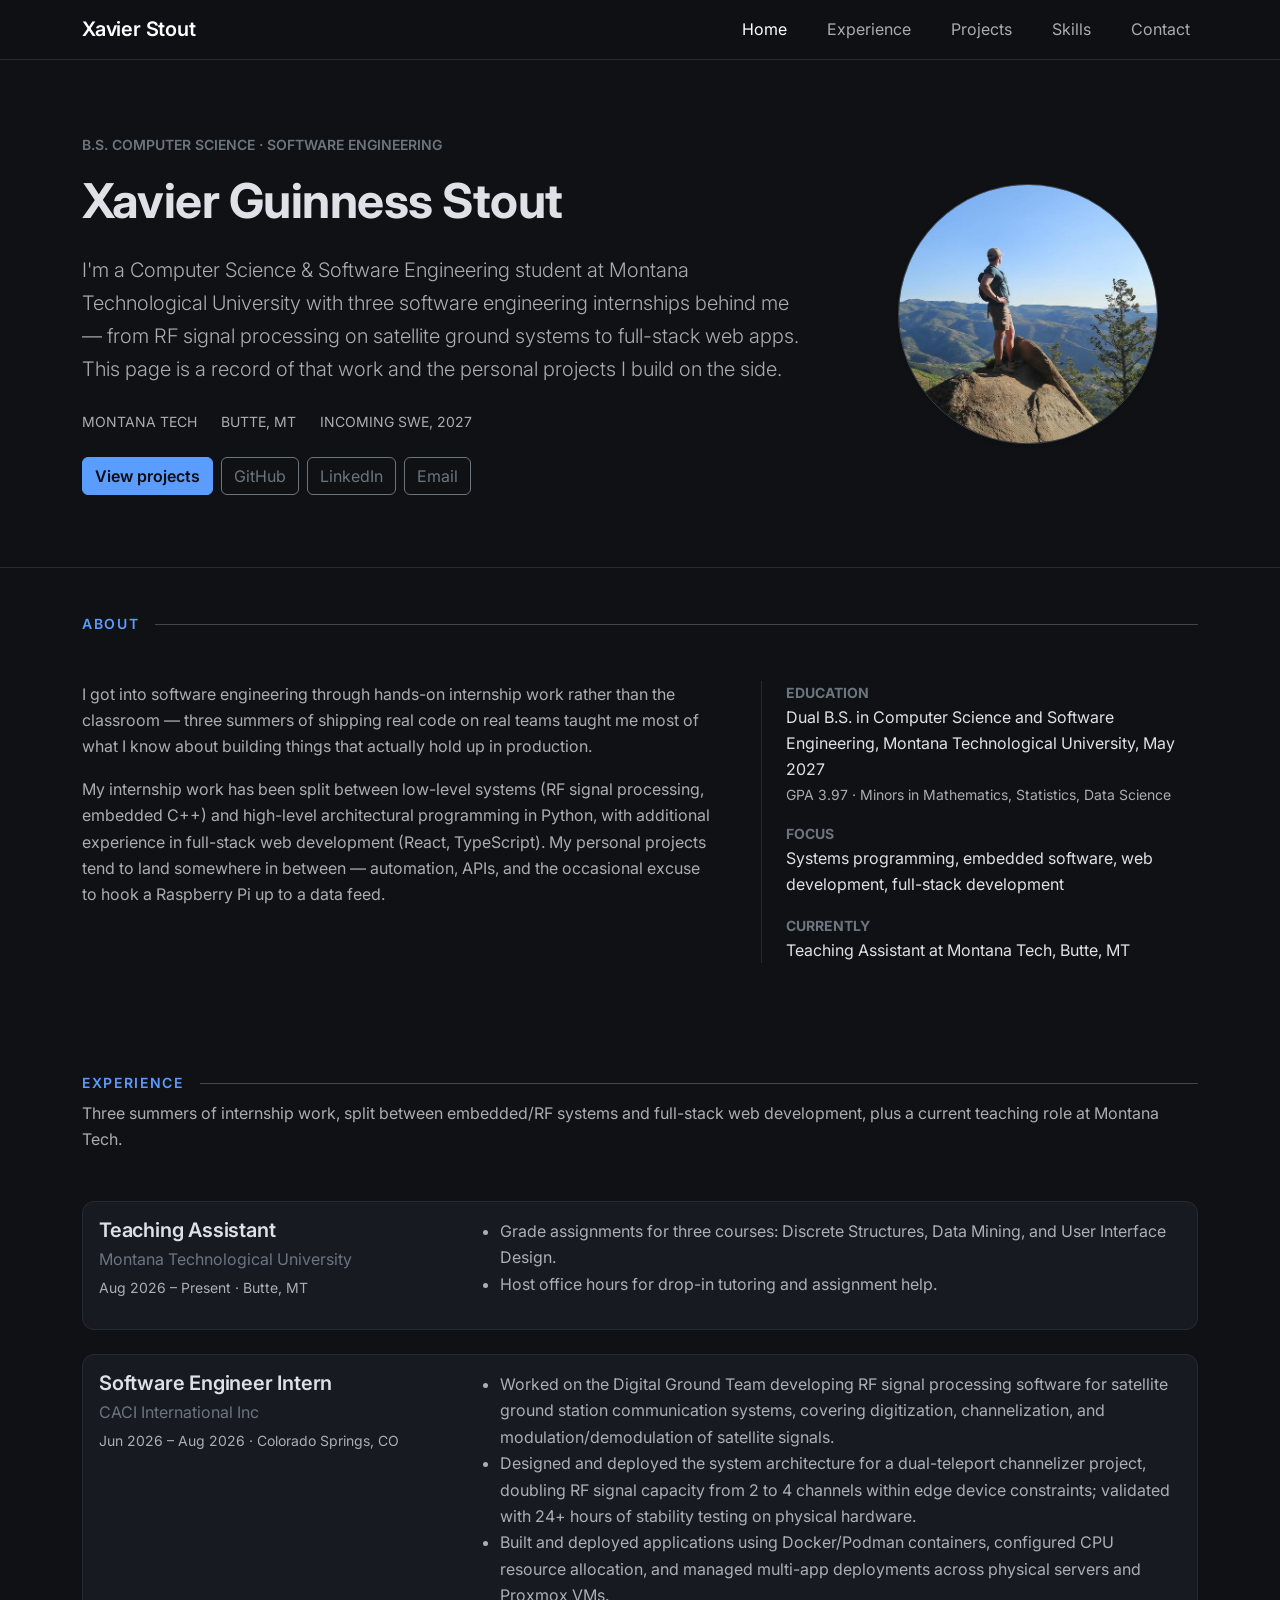
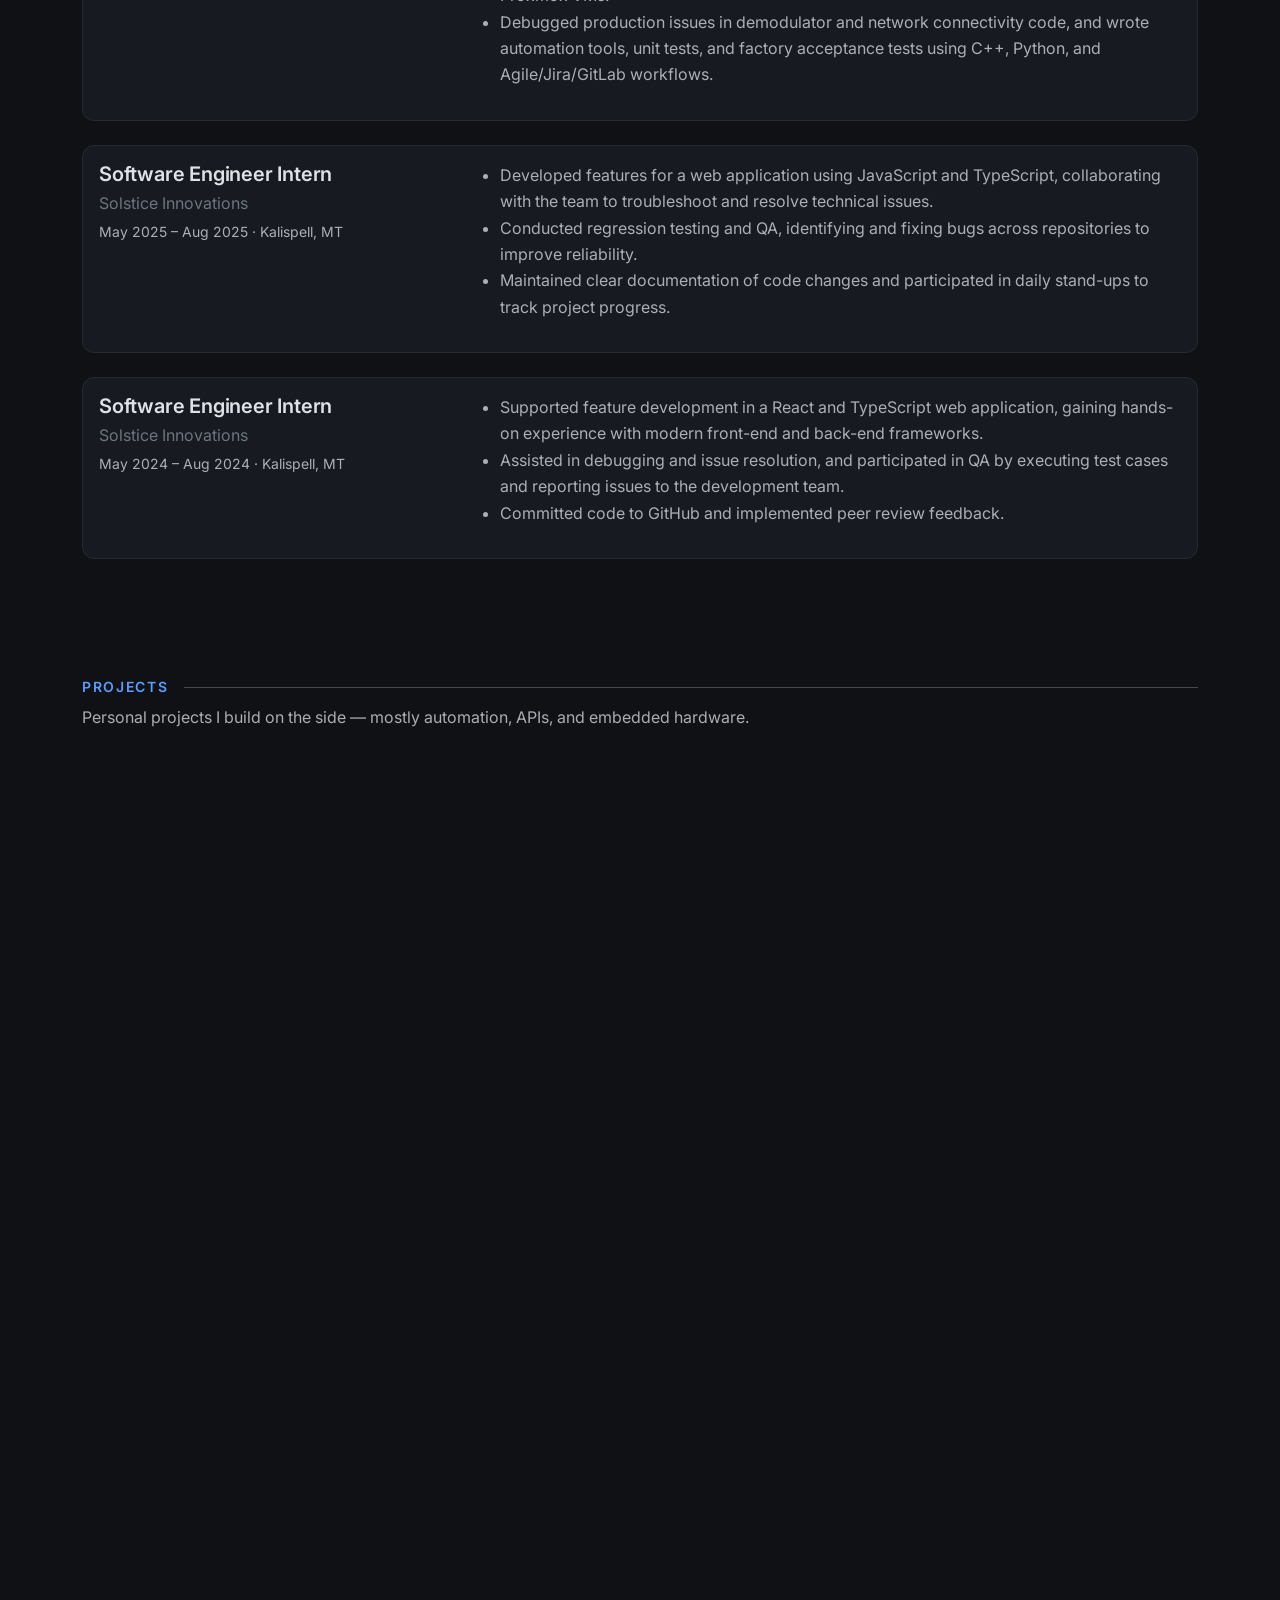
<file: index.html>
<!doctype html>
<html lang="en" data-bs-theme="dark">
  <head>
    <meta charset="UTF-8" />
    <meta name="viewport" content="width=device-width, initial-scale=1.0" />
    <meta
      name="description"
      content="Xavier Guinness Stout: Computer Science and Software Engineering student at Montana Tech with three software engineering internships, from RF signal processing to full-stack web."
    />
    <meta name="theme-color" content="#0f1115" />
    <link rel="preconnect" href="https://fonts.googleapis.com" />
    <link rel="preconnect" href="https://fonts.gstatic.com" crossorigin />
    <link
      href="https://fonts.googleapis.com/css2?family=Inter:wght@400;500;600;700&display=swap"
      rel="stylesheet"
    />
    <title>Xavier Guinness Stout — Software Engineer</title>
    <link
      href="https://cdn.jsdelivr.net/npm/bootstrap@5.3.3/dist/css/bootstrap.min.css"
      rel="stylesheet"
    />
    <link href="styles.css" rel="stylesheet" />
  </head>
  <body>
    <nav
      class="navbar navbar-expand-md bg-body-tertiary sticky-top border-bottom"
    >
      <div class="container">
        <a class="navbar-brand fw-semibold" href="index.html">Xavier Stout</a>
        <button
          class="navbar-toggler"
          type="button"
          data-bs-toggle="collapse"
          data-bs-target="#navMenu"
        >
          <span class="navbar-toggler-icon"></span>
        </button>
        <div class="collapse navbar-collapse justify-content-end" id="navMenu">
          <ul class="navbar-nav gap-md-4">
            <li class="nav-item">
              <a class="nav-link active" aria-current="page" href="index.html"
                >Home</a
              >
            </li>
            <li class="nav-item">
              <a class="nav-link" href="experience.html">Experience</a>
            </li>
            <li class="nav-item">
              <a class="nav-link" href="projects.html">Projects</a>
            </li>
            <li class="nav-item">
              <a class="nav-link" href="skills.html">Skills</a>
            </li>
            <li class="nav-item">
              <a class="nav-link" href="contact.html">Contact</a>
            </li>
          </ul>
        </div>
      </div>
    </nav>

    <main id="page-stream">
      <div id="load-sentinel-top" aria-hidden="true"></div>
      <div class="page-block" data-page="index.html">
        <section class="py-5" id="top">
          <div class="container py-4">
            <div class="row align-items-center g-5 reveal">
              <div class="col-md-8">
                <div
                  class="text-uppercase text-secondary small fw-semibold mb-3"
                >
                  B.S. Computer Science · Software Engineering
                </div>
                <h1 class="display-5 fw-bold mb-4">Xavier Guinness Stout</h1>
                <p class="lead text-body-secondary mb-4">
                  I'm a Computer Science &amp; Software Engineering student at
                  Montana Technological University with three software
                  engineering internships behind me — from RF signal processing
                  on satellite ground systems to full-stack web apps. This page
                  is a record of that work and the personal projects I build on
                  the side.
                </p>
                <div
                  class="d-flex gap-4 flex-wrap small text-body-secondary text-uppercase mb-4"
                >
                  <span>Montana Tech</span>
                  <span>Butte, MT</span>
                  <span>Incoming SWE, 2027</span>
                </div>
                <div class="d-flex gap-2 flex-wrap">
                  <a class="btn btn-primary" href="projects.html">View projects</a>
                  <a
                    class="btn btn-outline-secondary"
                    href="https://github.com/DefNotXavier"
                    target="_blank"
                    rel="noopener"
                    >GitHub</a
                  >
                  <a
                    class="btn btn-outline-secondary"
                    href="https://www.linkedin.com/in/xavierguinnessstout"
                    target="_blank"
                    rel="noopener"
                    >LinkedIn</a
                  >
                  <a
                    class="btn btn-outline-secondary"
                    href="mailto:Xavier.guinness@gmail.com"
                    >Email</a
                  >
                </div>
              </div>
              <div class="col-md-4 text-center">
                <img
                  src="Images/Xavier_stare.jpg"
                  alt="Portrait photo of Xavier Guinness Stout"
                  class="hero-img rounded-circle border border-secondary-subtle shadow-sm"
                />
              </div>
            </div>
          </div>
        </section>

        <section id="about" class="py-5 border-top">
          <div class="container">
            <div class="d-flex align-items-center gap-3 mb-5">
              <h2
                class="section-label text-body-secondary small fw-semibold text-uppercase mb-0"
              >
                About
              </h2>
              <hr class="flex-grow-1 my-0" />
            </div>
            <div class="row g-5 reveal">
              <div class="col-md-7">
                <p class="text-body-secondary">
                  I got into software engineering through hands-on internship
                  work rather than the classroom — three summers of shipping
                  real code on real teams taught me most of what I know about
                  building things that actually hold up in production.
                </p>
                <p class="text-body-secondary">
                  My internship work has been split between low-level systems
                  (RF signal processing, embedded C++) and high-level
                  architectural programming in Python, with additional
                  experience in full-stack web development (React, TypeScript).
                  My personal projects tend to land somewhere in between —
                  automation, APIs, and the occasional excuse to hook a
                  Raspberry Pi up to a data feed.
                </p>
              </div>
              <div class="col-md-5">
                <dl class="border-start ps-4">
                  <dt class="small text-uppercase text-secondary">Education</dt>
                  <dd>
                    Dual B.S. in Computer Science and Software Engineering,
                    Montana Technological University, May 2027
                    <div class="small text-body-secondary">
                      GPA 3.97 · Minors in Mathematics, Statistics, Data Science
                    </div>
                  </dd>
                  <dt class="small text-uppercase text-secondary mt-3">
                    Focus
                  </dt>
                  <dd>
                    Systems programming, embedded software, web development,
                    full-stack development
                  </dd>
                  <dt class="small text-uppercase text-secondary mt-3">
                    Currently
                  </dt>
                  <dd>Teaching Assistant at Montana Tech, Butte, MT</dd>
                </dl>
              </div>
            </div>
          </div>
        </section>
      </div>
      <div id="load-sentinel-bottom" aria-hidden="true"></div>
    </main>

    <script src="https://cdn.jsdelivr.net/npm/bootstrap@5.3.3/dist/js/bootstrap.bundle.min.js"></script>
    <script src="site.js"></script>
  </body>
</html>
</file>
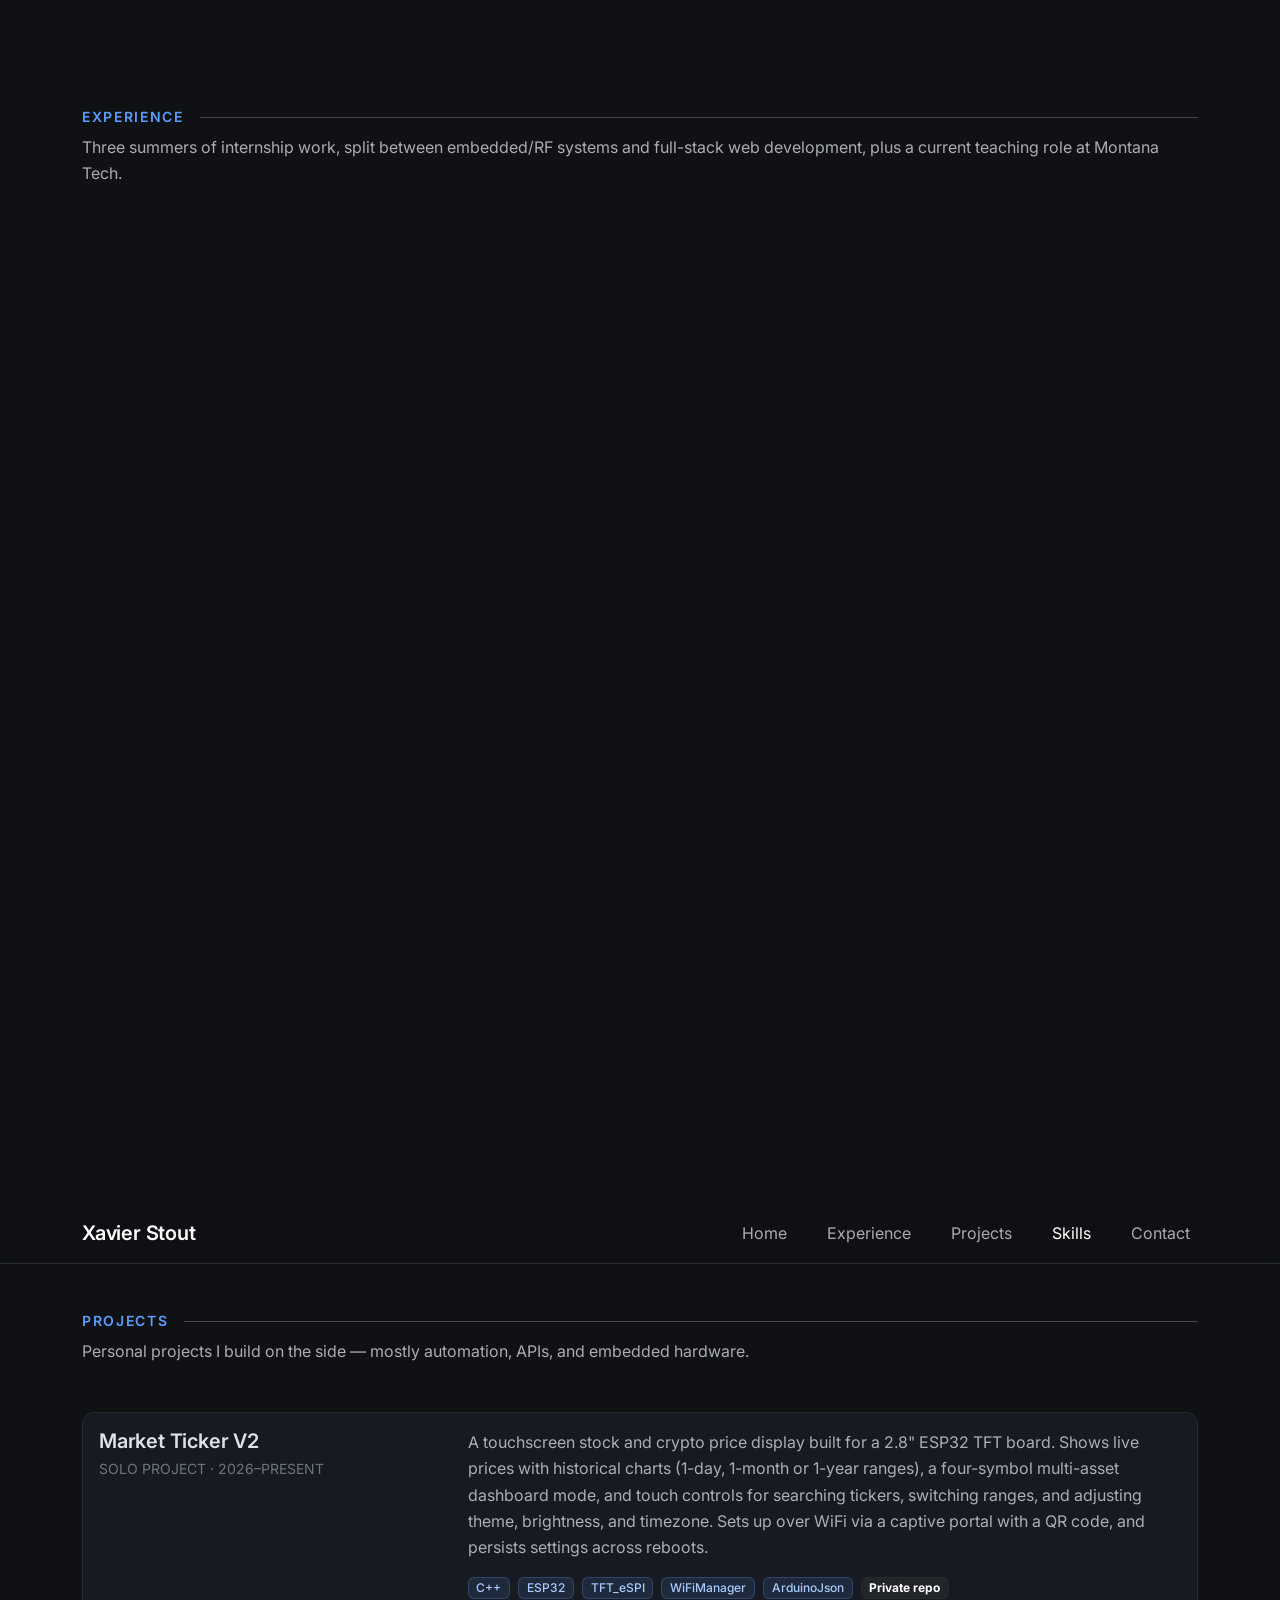
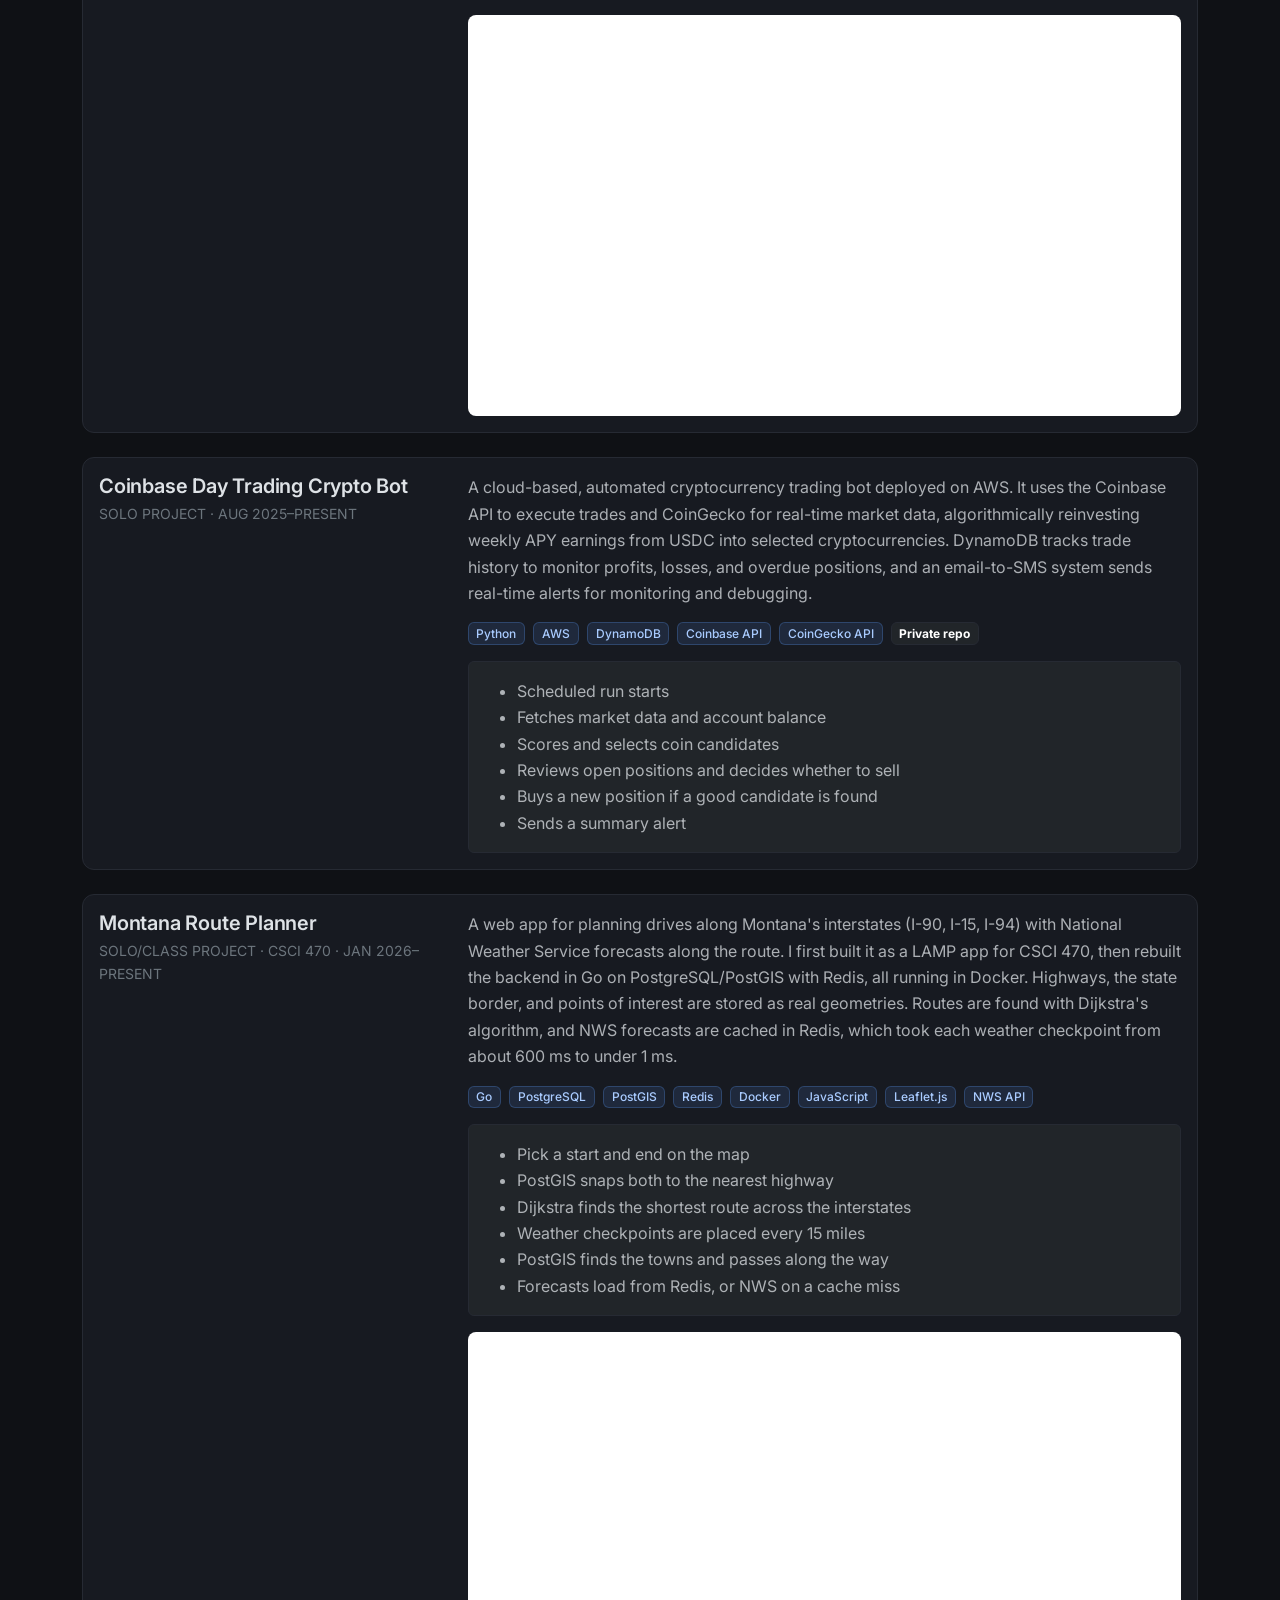
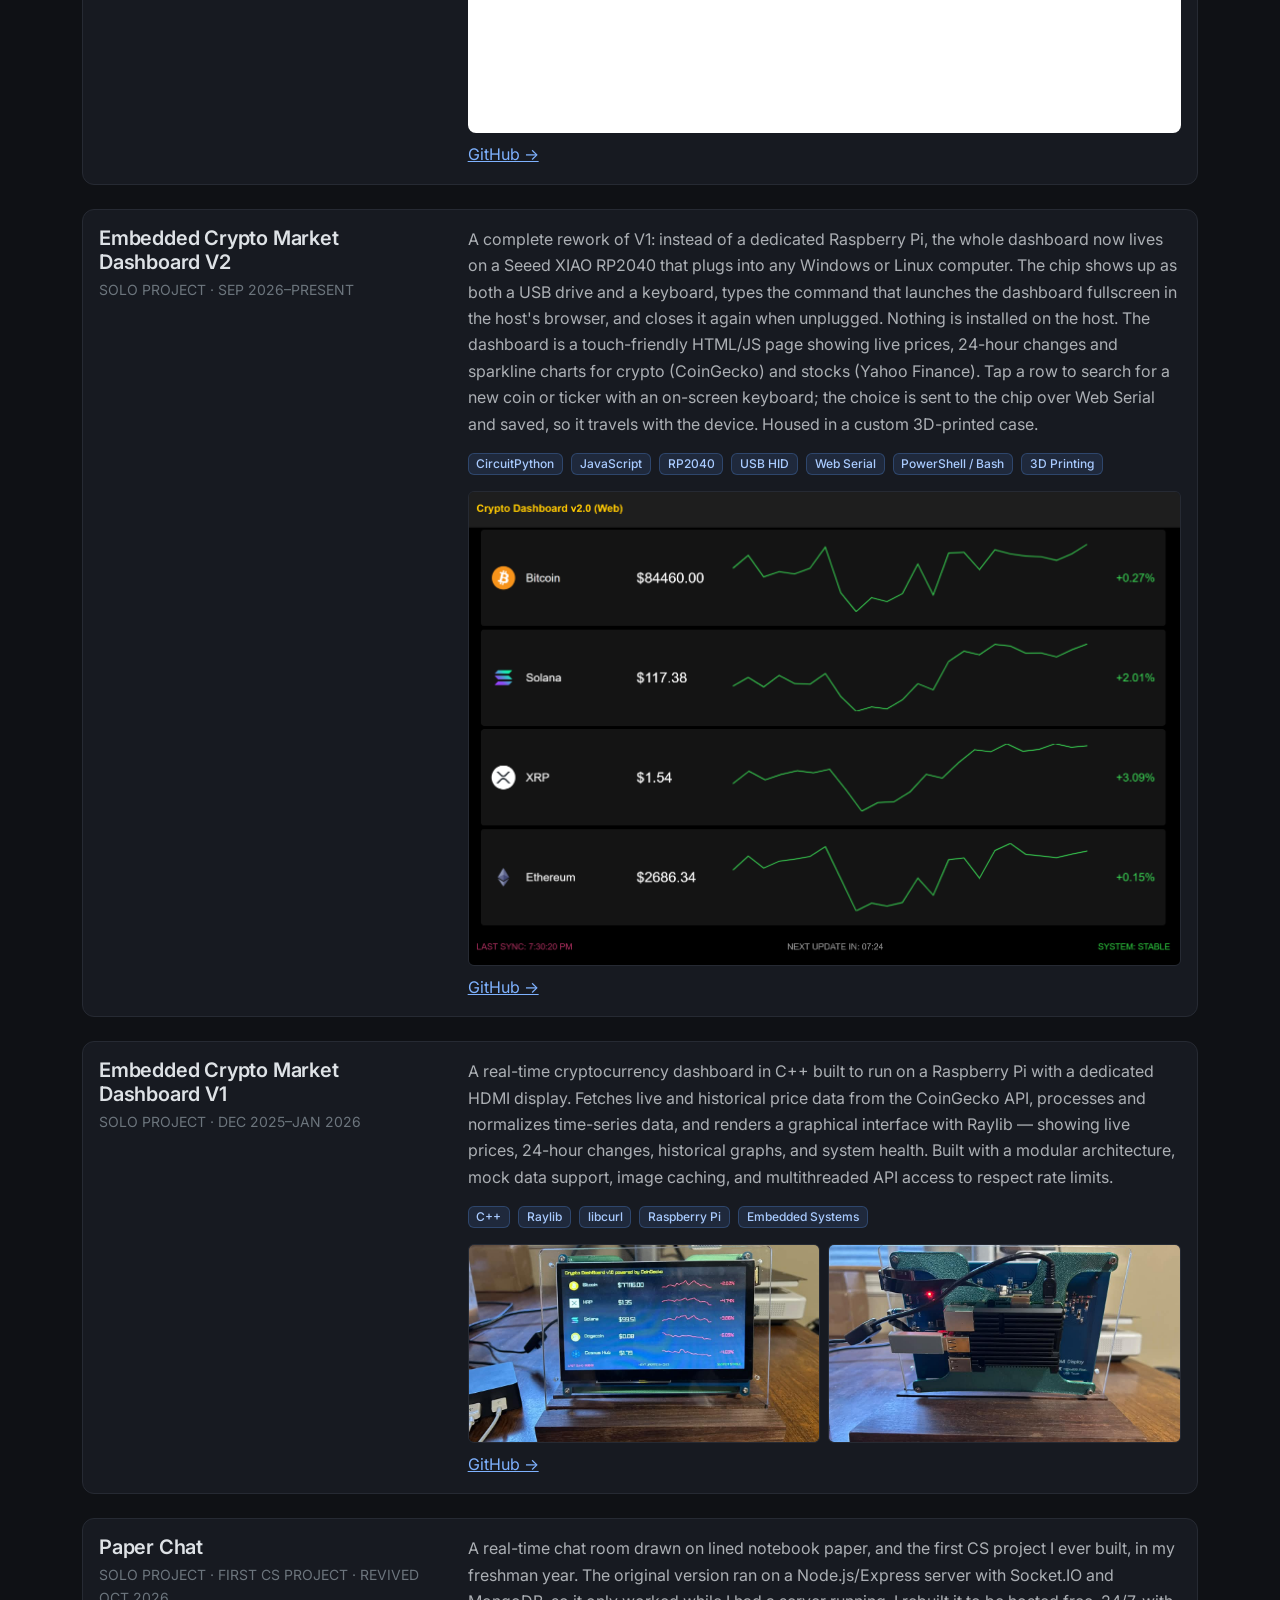
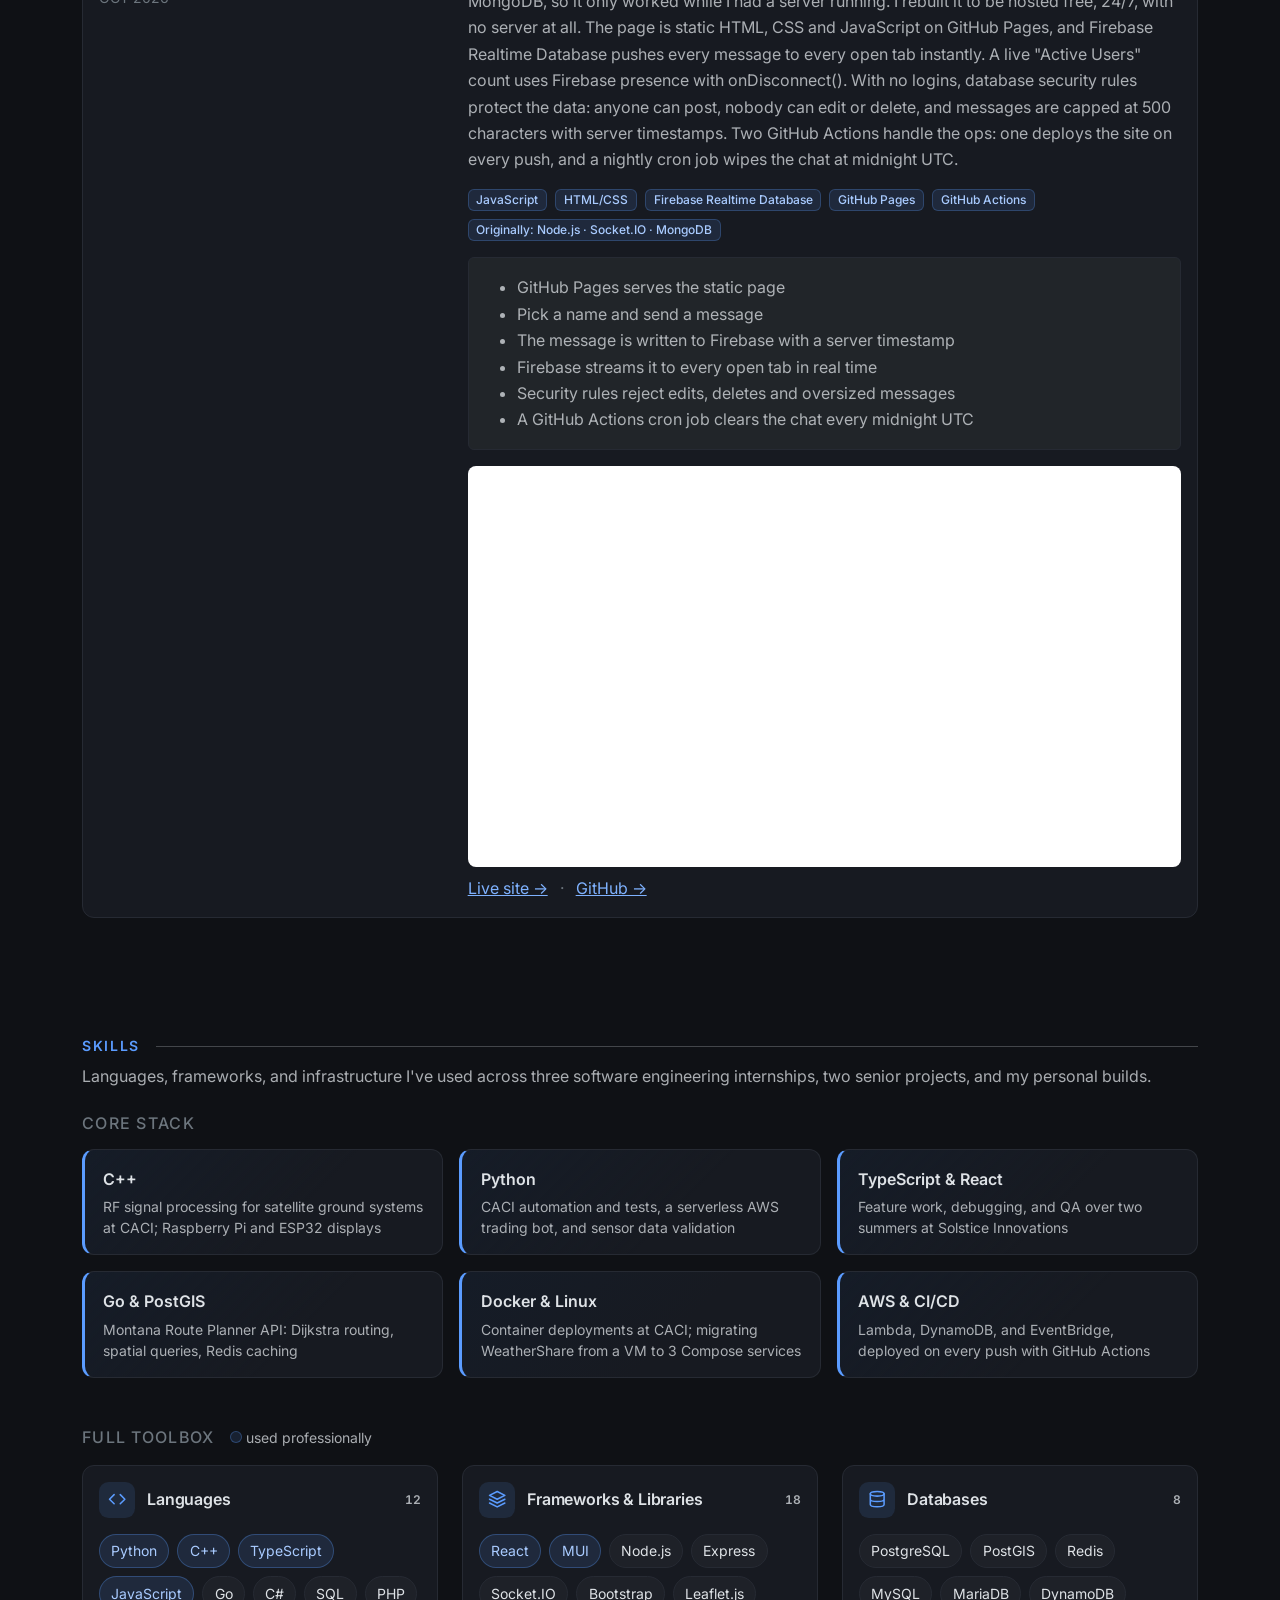
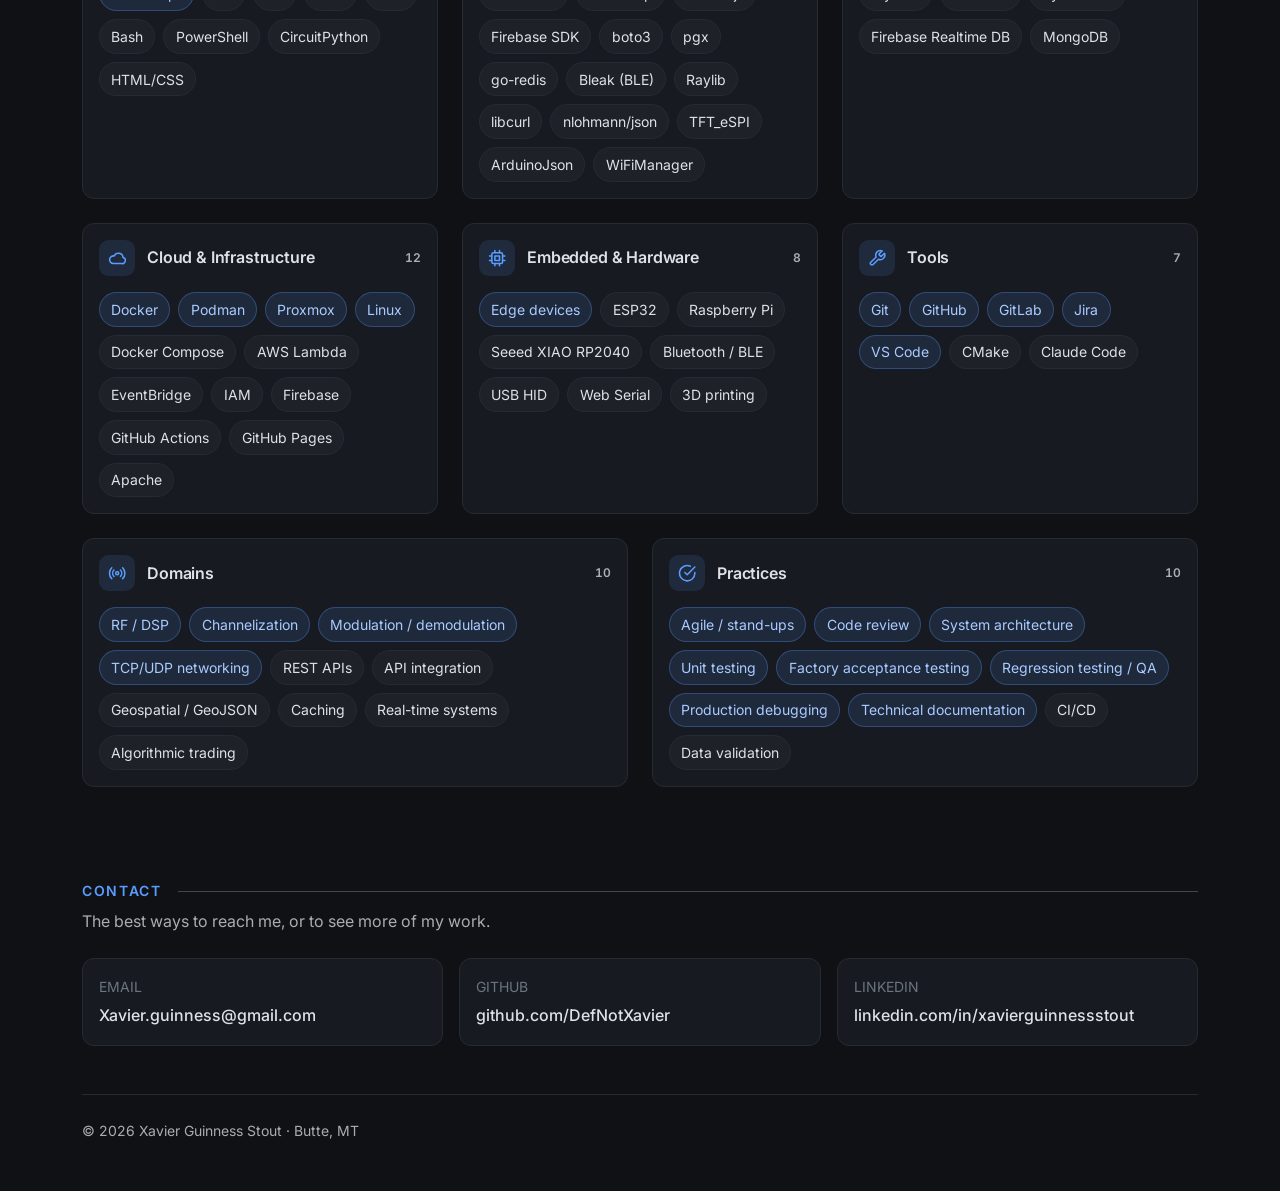
<file: contact.html>
<!doctype html>
<html lang="en" data-bs-theme="dark">
  <head>
    <meta charset="UTF-8" />
    <meta name="viewport" content="width=device-width, initial-scale=1.0" />
    <meta
      name="description"
      content="Xavier Guinness Stout: Computer Science and Software Engineering student at Montana Tech with three software engineering internships, from RF signal processing to full-stack web."
    />
    <meta name="theme-color" content="#0f1115" />
    <link rel="preconnect" href="https://fonts.googleapis.com" />
    <link rel="preconnect" href="https://fonts.gstatic.com" crossorigin />
    <link
      href="https://fonts.googleapis.com/css2?family=Inter:wght@400;500;600;700&display=swap"
      rel="stylesheet"
    />
    <title>Contact — Xavier Guinness Stout</title>
    <link
      href="https://cdn.jsdelivr.net/npm/bootstrap@5.3.3/dist/css/bootstrap.min.css"
      rel="stylesheet"
    />
    <link href="styles.css" rel="stylesheet" />
  </head>
  <body>
    <nav
      class="navbar navbar-expand-md bg-body-tertiary sticky-top border-bottom"
    >
      <div class="container">
        <a class="navbar-brand fw-semibold" href="index.html">Xavier Stout</a>
        <button
          class="navbar-toggler"
          type="button"
          data-bs-toggle="collapse"
          data-bs-target="#navMenu"
        >
          <span class="navbar-toggler-icon"></span>
        </button>
        <div class="collapse navbar-collapse justify-content-end" id="navMenu">
          <ul class="navbar-nav gap-md-4">
            <li class="nav-item">
              <a class="nav-link" href="index.html">Home</a>
            </li>
            <li class="nav-item">
              <a class="nav-link" href="experience.html">Experience</a>
            </li>
            <li class="nav-item">
              <a class="nav-link" href="projects.html">Projects</a>
            </li>
            <li class="nav-item">
              <a class="nav-link" href="skills.html">Skills</a>
            </li>
            <li class="nav-item">
              <a class="nav-link active" aria-current="page" href="contact.html"
                >Contact</a
              >
            </li>
          </ul>
        </div>
      </div>
    </nav>

    <main id="page-stream">
      <div id="load-sentinel-top" aria-hidden="true"></div>
      <div class="page-block" data-page="contact.html">
        <section id="contact" class="py-5">
          <div class="container">
            <div class="d-flex align-items-center gap-3 mb-2">
              <h1
                class="section-label text-body-secondary small fw-semibold text-uppercase mb-0"
              >
                Contact
              </h1>
              <hr class="flex-grow-1 my-0" />
            </div>
            <p class="text-body-secondary mb-4">
              The best ways to reach me, or to see more of my work.
            </p>
            <div class="row g-3 reveal-stagger">
              <div class="col-md-4">
                <a
                  class="contact-card card bg-body-tertiary h-100"
                  href="mailto:Xavier.guinness@gmail.com"
                >
                  <div class="card-body">
                    <div class="small text-uppercase text-secondary mb-1">Email</div>
                    <div class="fw-medium">Xavier.guinness@gmail.com</div>
                  </div>
                </a>
              </div>
              <div class="col-md-4">
                <a
                  class="contact-card card bg-body-tertiary h-100"
                  href="https://github.com/DefNotXavier"
                  target="_blank"
                  rel="noopener"
                >
                  <div class="card-body">
                    <div class="small text-uppercase text-secondary mb-1">GitHub</div>
                    <div class="fw-medium">github.com/DefNotXavier</div>
                  </div>
                </a>
              </div>
              <div class="col-md-4">
                <a
                  class="contact-card card bg-body-tertiary h-100"
                  href="https://www.linkedin.com/in/xavierguinnessstout"
                  target="_blank"
                  rel="noopener"
                >
                  <div class="card-body">
                    <div class="small text-uppercase text-secondary mb-1">LinkedIn</div>
                    <div class="fw-medium">linkedin.com/in/xavierguinnessstout</div>
                  </div>
                </a>
              </div>
            </div>
            <footer class="small text-body-secondary mt-5 pt-4 border-top">
              &copy; 2026 Xavier Guinness Stout &middot; Butte, MT
            </footer>
          </div>
        </section>
      </div>
      <div id="load-sentinel-bottom" aria-hidden="true"></div>
    </main>

    <script src="https://cdn.jsdelivr.net/npm/bootstrap@5.3.3/dist/js/bootstrap.bundle.min.js"></script>
    <script src="site.js"></script>
  </body>
</html>
</file>
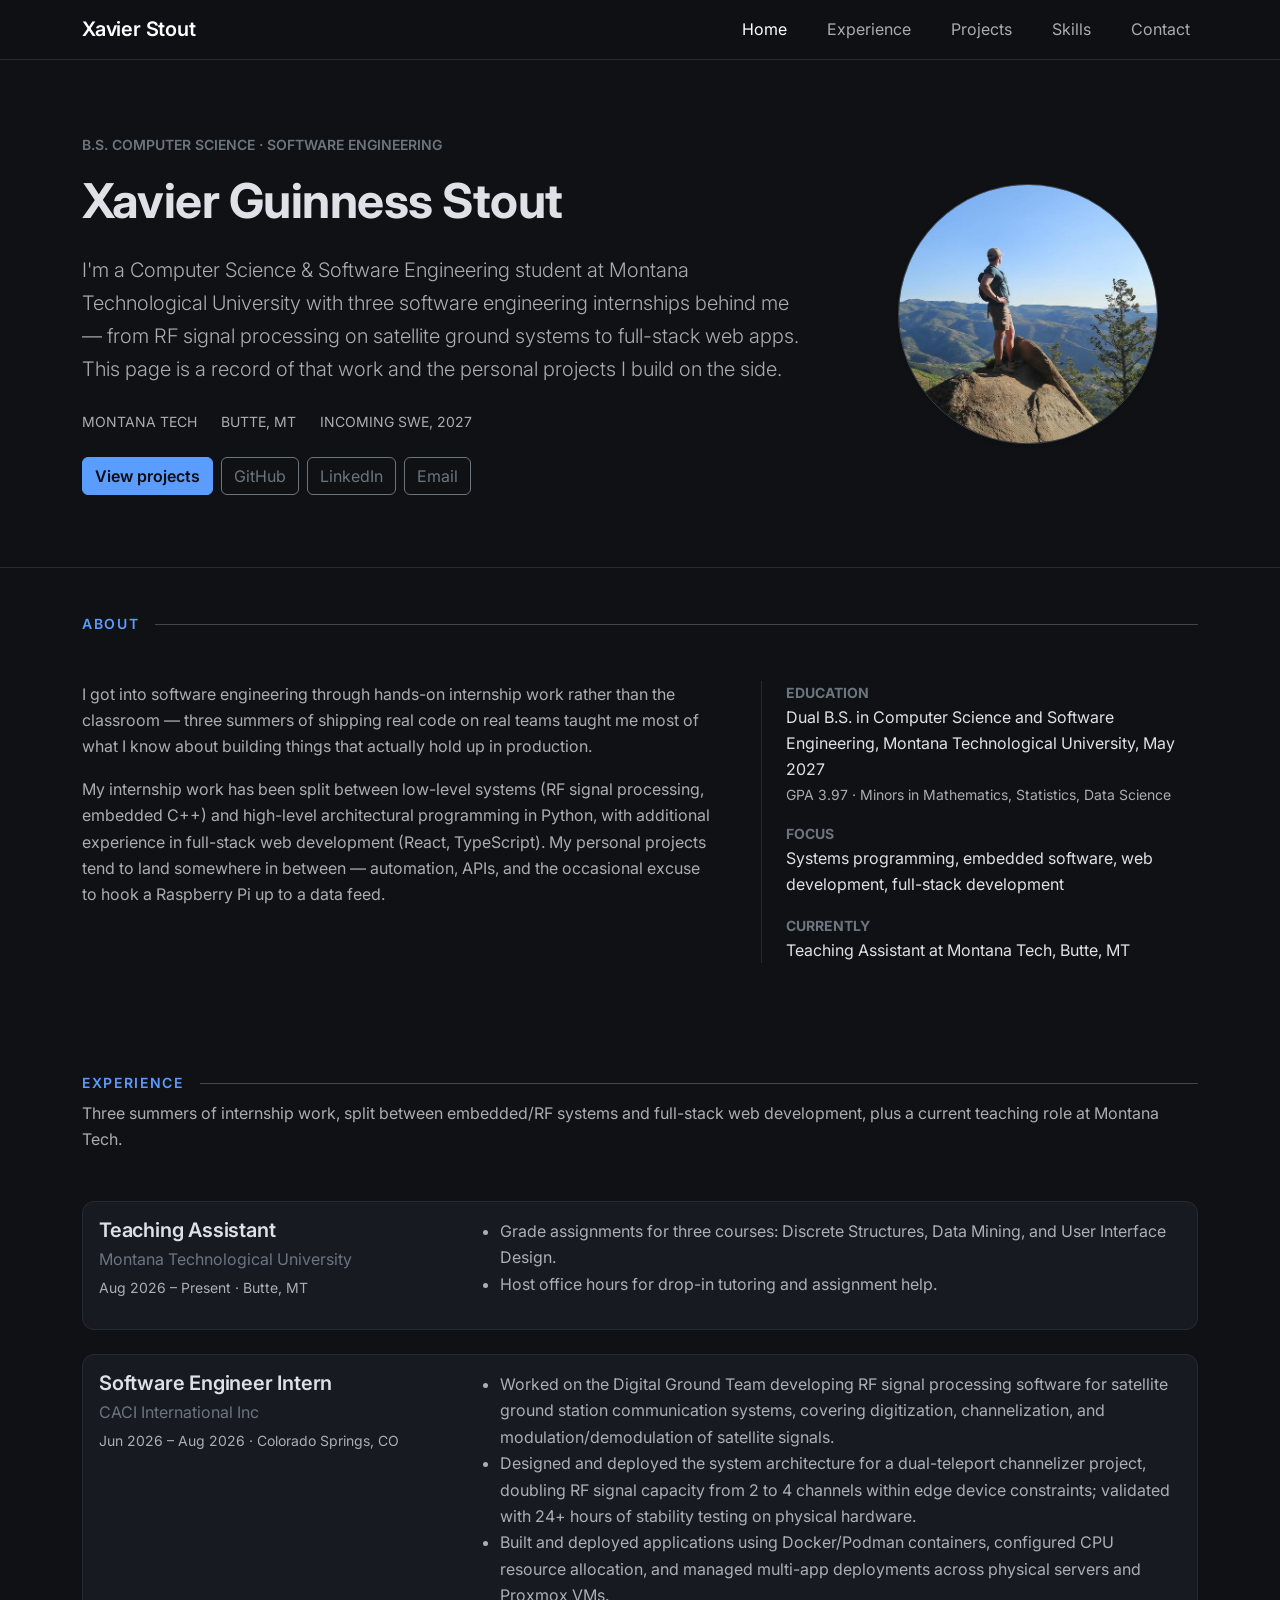
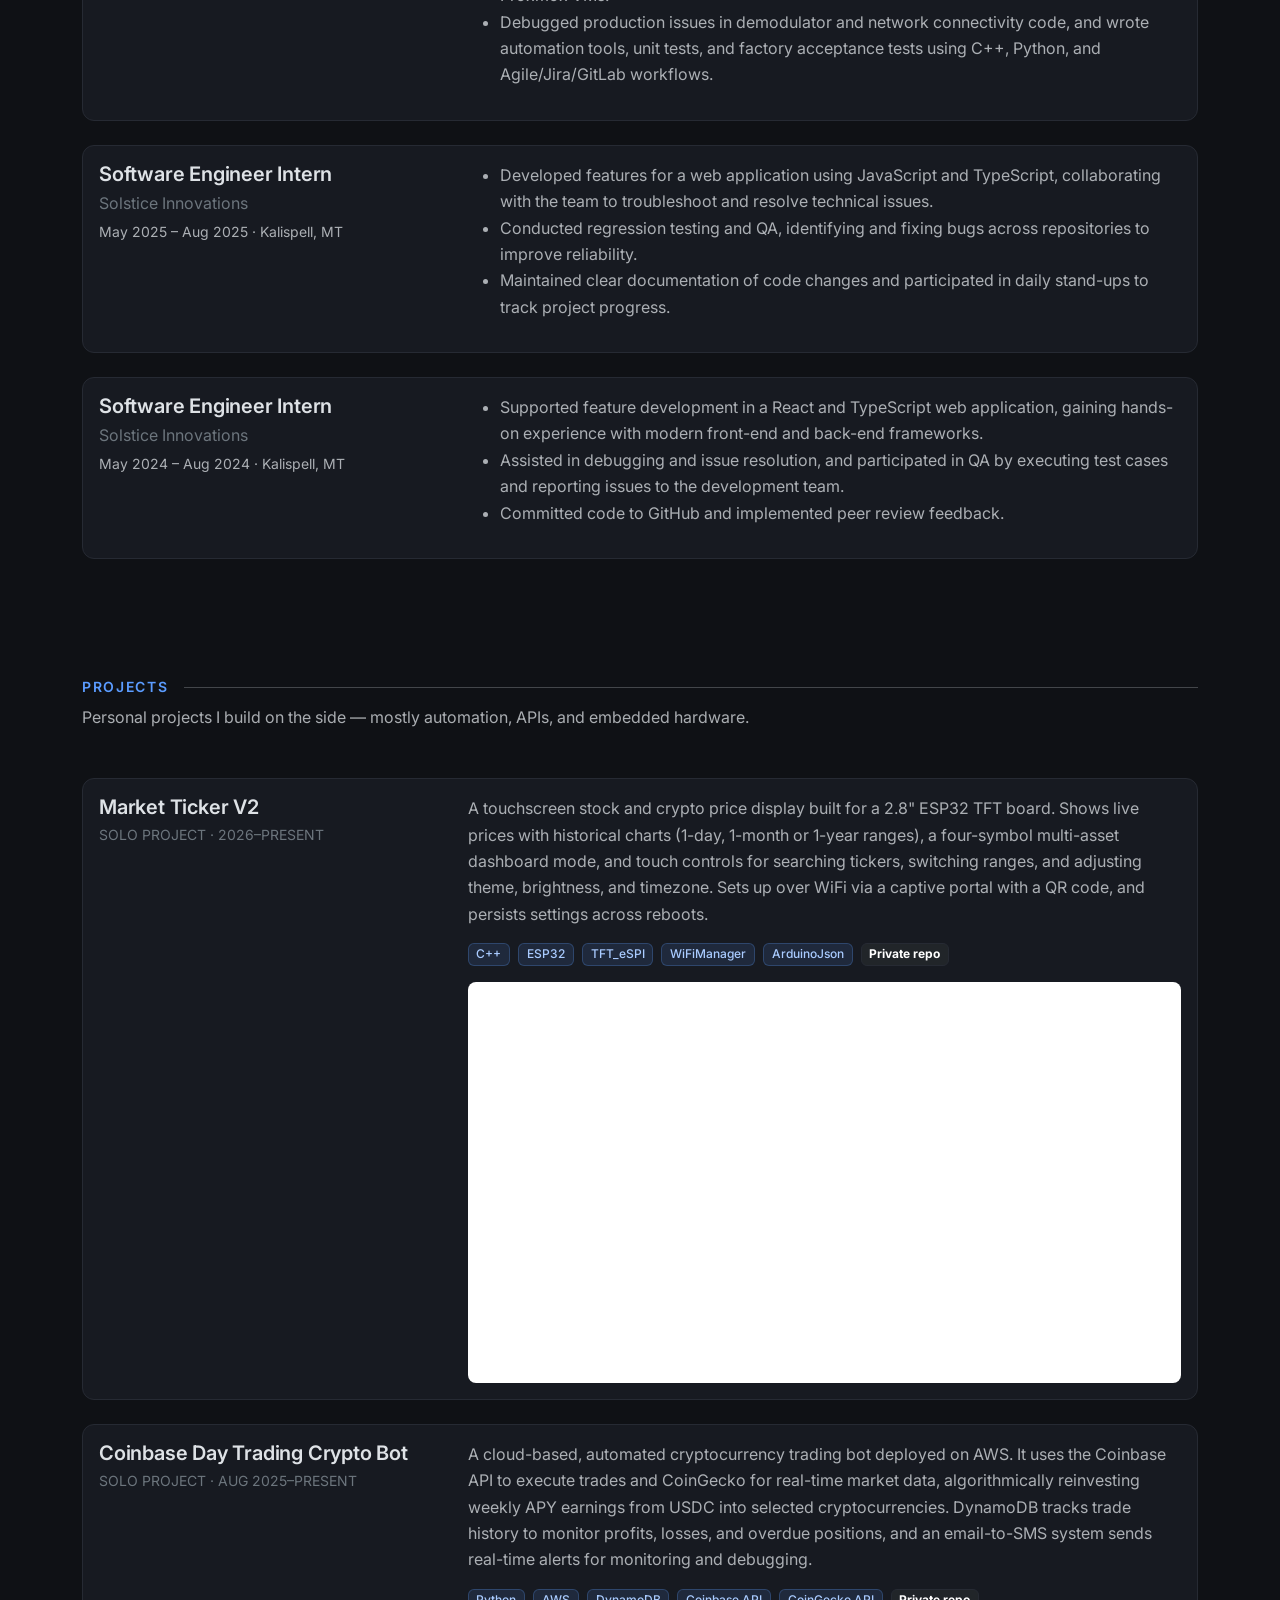
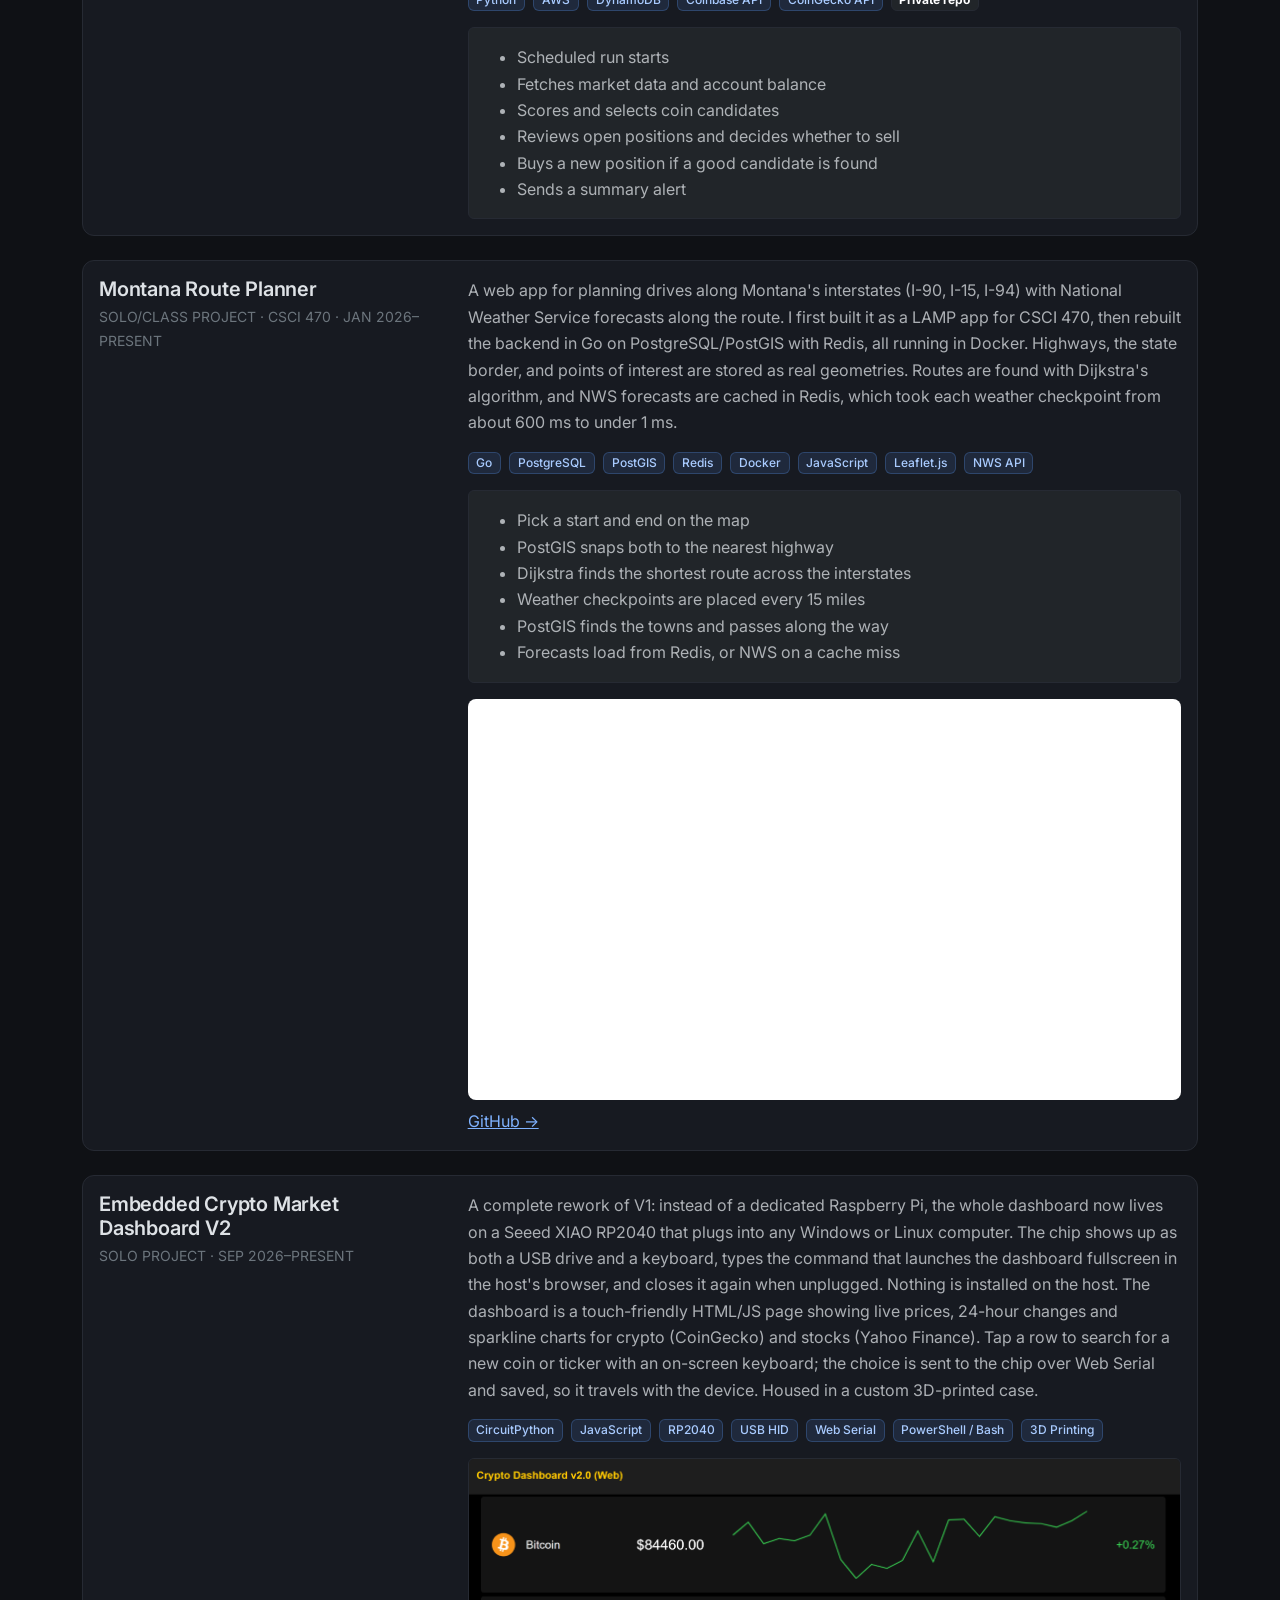
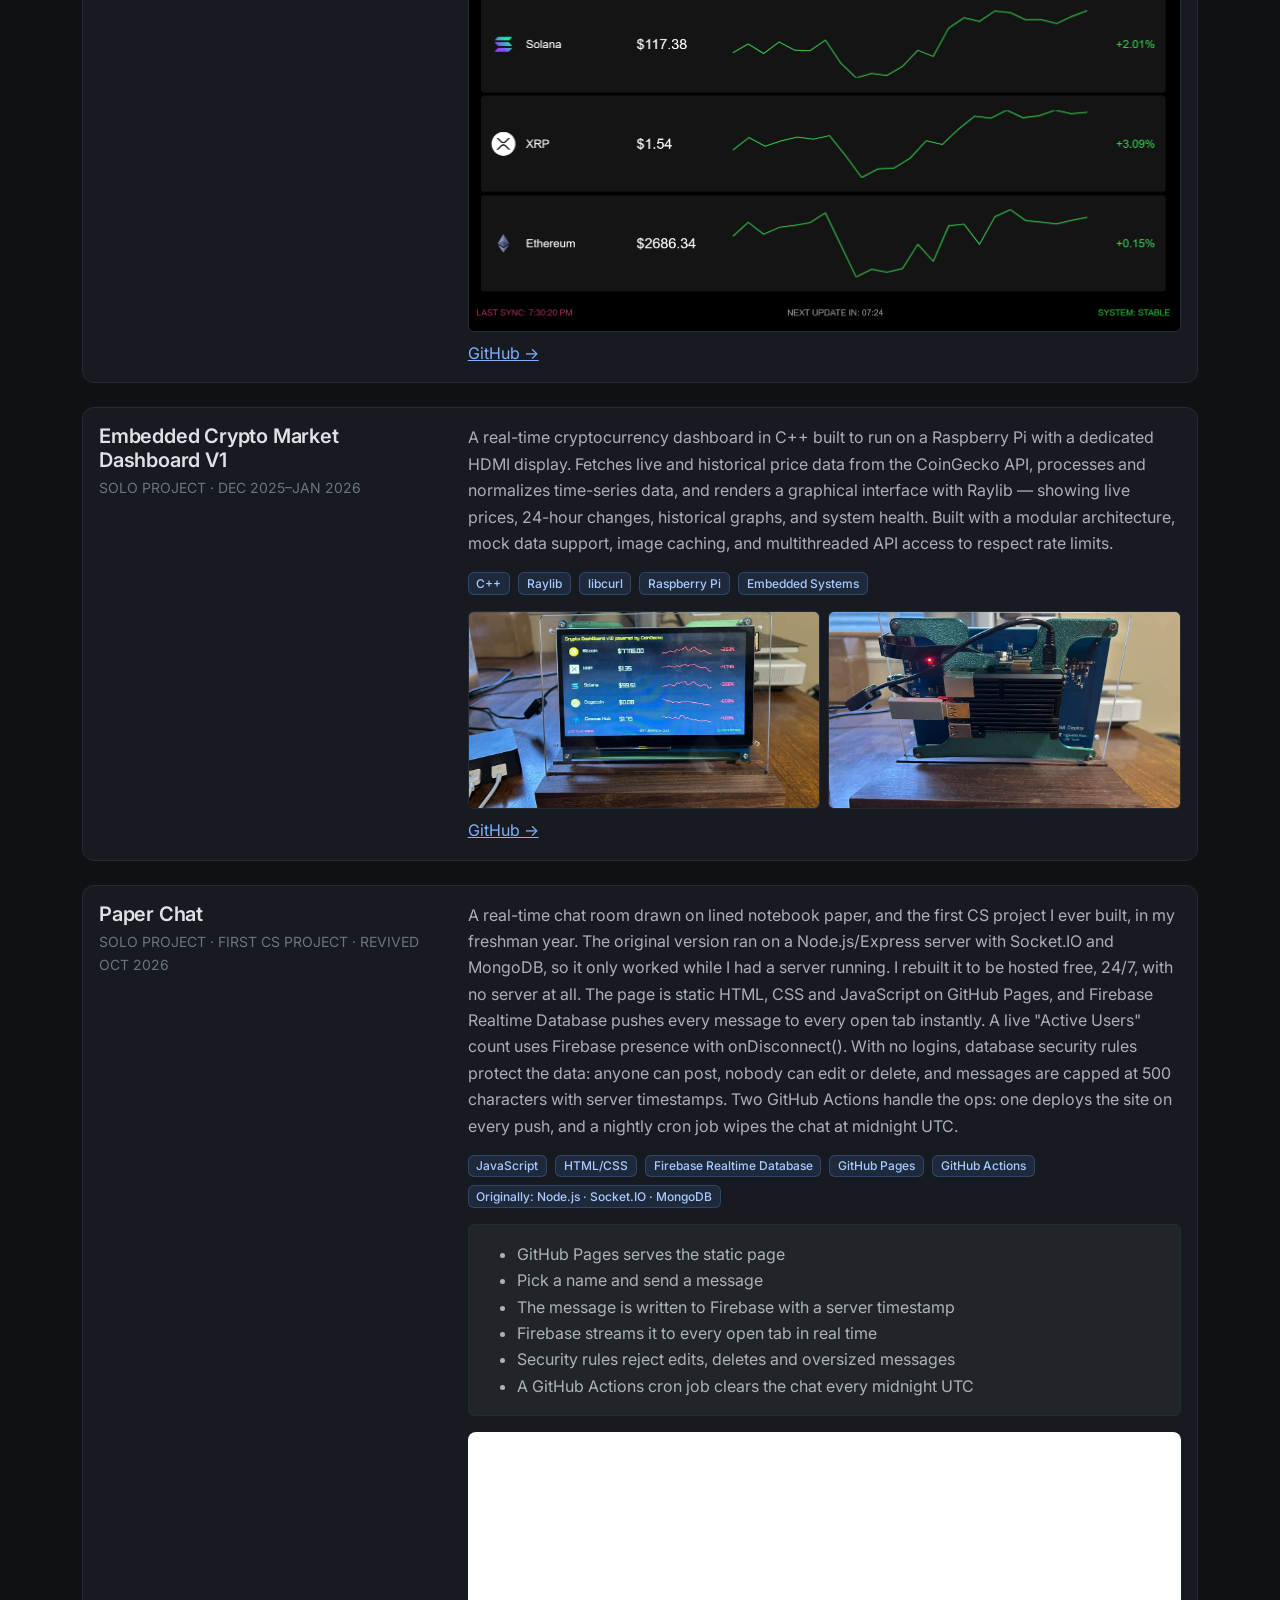
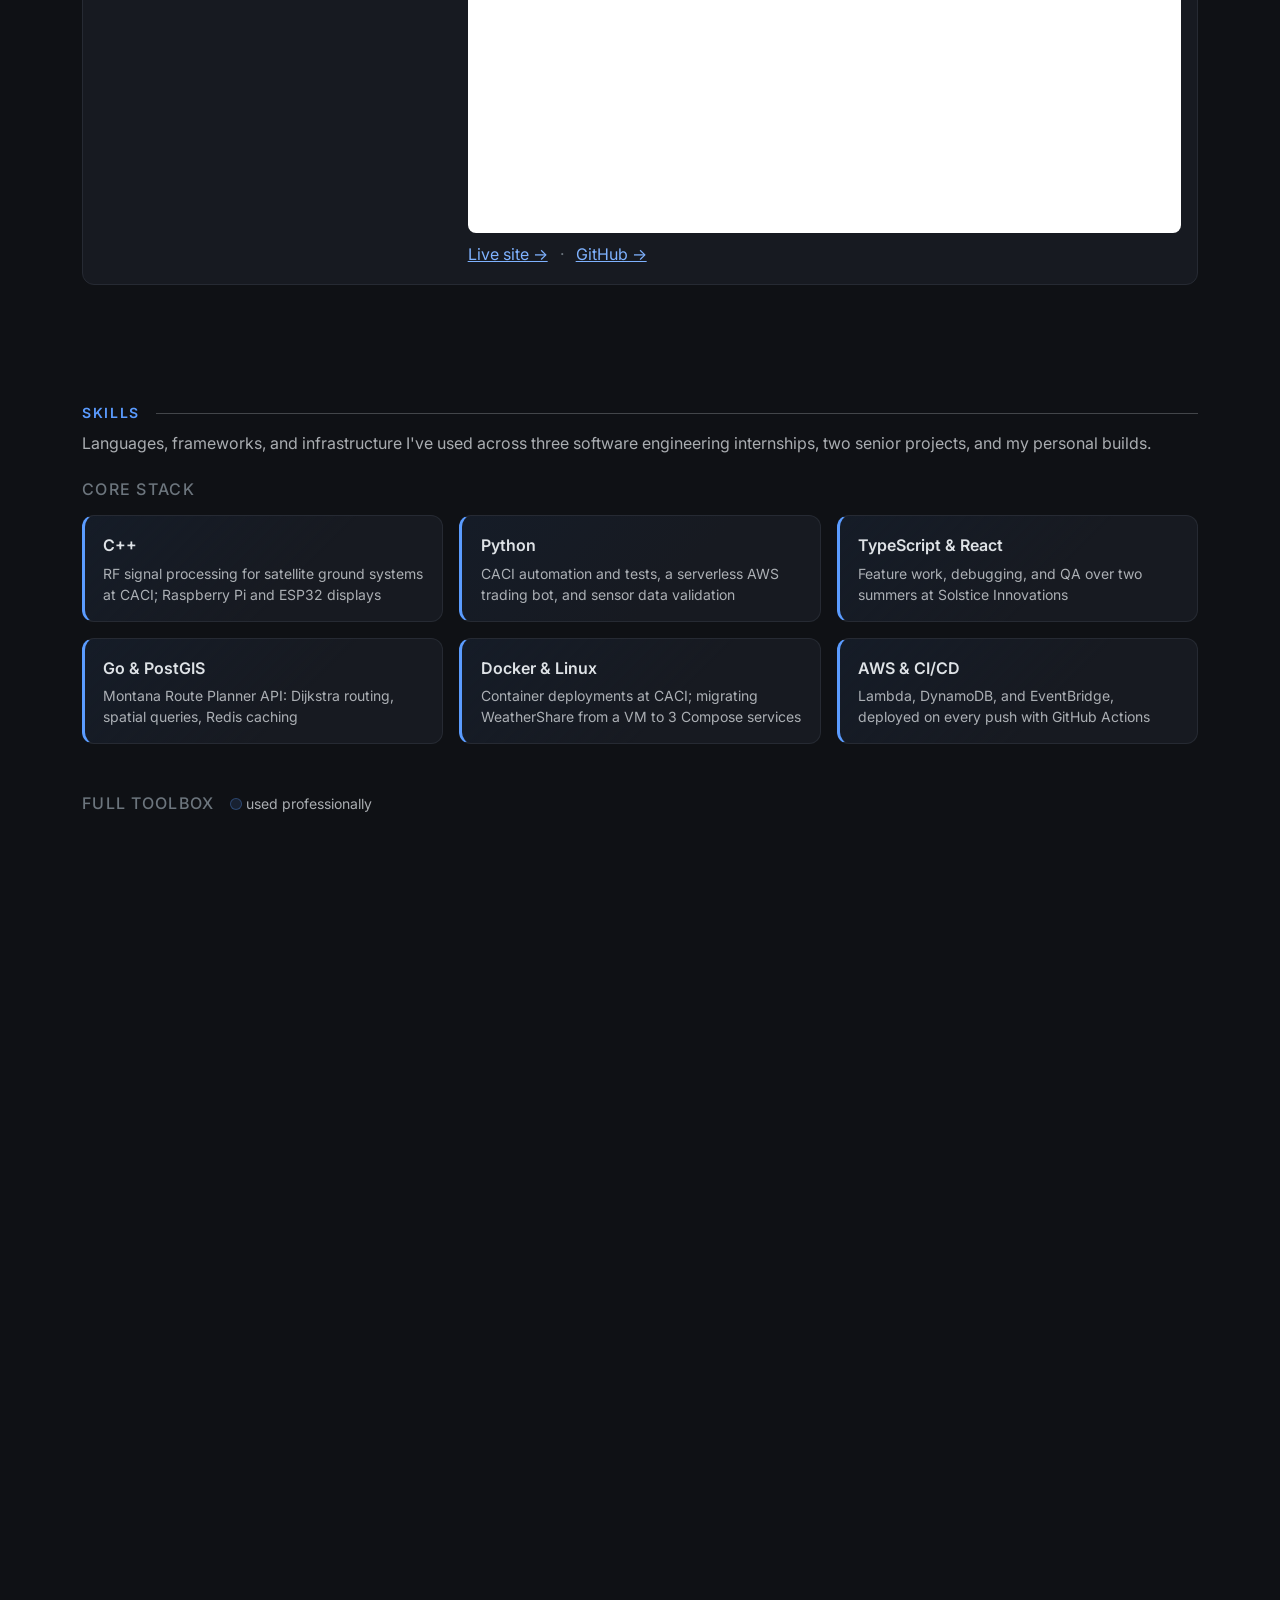
<file: experience.html>
<!doctype html>
<html lang="en" data-bs-theme="dark">
  <head>
    <meta charset="UTF-8" />
    <meta name="viewport" content="width=device-width, initial-scale=1.0" />
    <meta
      name="description"
      content="Xavier Guinness Stout: Computer Science and Software Engineering student at Montana Tech with three software engineering internships, from RF signal processing to full-stack web."
    />
    <meta name="theme-color" content="#0f1115" />
    <link rel="preconnect" href="https://fonts.googleapis.com" />
    <link rel="preconnect" href="https://fonts.gstatic.com" crossorigin />
    <link
      href="https://fonts.googleapis.com/css2?family=Inter:wght@400;500;600;700&display=swap"
      rel="stylesheet"
    />
    <title>Experience — Xavier Guinness Stout</title>
    <link
      href="https://cdn.jsdelivr.net/npm/bootstrap@5.3.3/dist/css/bootstrap.min.css"
      rel="stylesheet"
    />
    <link href="styles.css" rel="stylesheet" />
  </head>
  <body>
    <nav
      class="navbar navbar-expand-md bg-body-tertiary sticky-top border-bottom"
    >
      <div class="container">
        <a class="navbar-brand fw-semibold" href="index.html">Xavier Stout</a>
        <button
          class="navbar-toggler"
          type="button"
          data-bs-toggle="collapse"
          data-bs-target="#navMenu"
        >
          <span class="navbar-toggler-icon"></span>
        </button>
        <div class="collapse navbar-collapse justify-content-end" id="navMenu">
          <ul class="navbar-nav gap-md-4">
            <li class="nav-item">
              <a class="nav-link" href="index.html">Home</a>
            </li>
            <li class="nav-item">
              <a
                class="nav-link active"
                aria-current="page"
                href="experience.html"
                >Experience</a
              >
            </li>
            <li class="nav-item">
              <a class="nav-link" href="projects.html">Projects</a>
            </li>
            <li class="nav-item">
              <a class="nav-link" href="skills.html">Skills</a>
            </li>
            <li class="nav-item">
              <a class="nav-link" href="contact.html">Contact</a>
            </li>
          </ul>
        </div>
      </div>
    </nav>

    <main id="page-stream">
      <div id="load-sentinel-top" aria-hidden="true"></div>
      <div class="page-block" data-page="experience.html">
        <section id="experience" class="py-5">
          <div class="container">
            <div class="d-flex align-items-center gap-3 mb-2">
              <h1
                class="section-label text-body-secondary small fw-semibold text-uppercase mb-0"
              >
                Experience
              </h1>
              <hr class="flex-grow-1 my-0" />
            </div>
            <p class="text-body-secondary mb-5">
              Three summers of internship work, split between embedded/RF
              systems and full-stack web development, plus a current teaching
              role at Montana Tech.
            </p>

            <div class="reveal-stagger">
              <div class="card bg-body-tertiary mb-4">
                <div class="card-body">
                  <div class="row">
                    <div class="col-md-4">
                      <h2 class="card-title h5">Teaching Assistant</h2>
                      <div class="card-subtitle text-secondary">
                        Montana Technological University
                      </div>
                      <div class="small text-body-secondary mt-1">
                        Aug 2026 – Present · Butte, MT
                      </div>
                    </div>
                    <div class="col-md-8">
                      <ul class="text-body-secondary">
                        <li>
                          Grade assignments for three courses: Discrete
                          Structures, Data Mining, and User Interface Design.
                        </li>
                        <li>
                          Host office hours for drop-in tutoring and assignment
                          help.
                        </li>
                      </ul>
                    </div>
                  </div>
                </div>
              </div>

              <div class="card bg-body-tertiary mb-4">
                <div class="card-body">
                  <div class="row">
                    <div class="col-md-4">
                      <h2 class="card-title h5">Software Engineer Intern</h2>
                      <div class="card-subtitle text-secondary">
                        CACI International Inc
                      </div>
                      <div class="small text-body-secondary mt-1">
                        Jun 2026 – Aug 2026 · Colorado Springs, CO
                      </div>
                    </div>
                    <div class="col-md-8">
                      <ul class="text-body-secondary">
                        <li>
                          Worked on the Digital Ground Team developing RF signal
                          processing software for satellite ground station
                          communication systems, covering digitization,
                          channelization, and modulation/demodulation of
                          satellite signals.
                        </li>
                        <li>
                          Designed and deployed the system architecture for a
                          dual-teleport channelizer project, doubling RF signal
                          capacity from 2 to 4 channels within edge device
                          constraints; validated with 24+ hours of stability
                          testing on physical hardware.
                        </li>
                        <li>
                          Built and deployed applications using Docker/Podman
                          containers, configured CPU resource allocation, and
                          managed multi-app deployments across physical servers
                          and Proxmox VMs.
                        </li>
                        <li>
                          Debugged production issues in demodulator and network
                          connectivity code, and wrote automation tools, unit
                          tests, and factory acceptance tests using C++, Python,
                          and Agile/Jira/GitLab workflows.
                        </li>
                      </ul>
                    </div>
                  </div>
                </div>
              </div>

              <div class="card bg-body-tertiary mb-4">
                <div class="card-body">
                  <div class="row">
                    <div class="col-md-4">
                      <h2 class="card-title h5">Software Engineer Intern</h2>
                      <div class="card-subtitle text-secondary">
                        Solstice Innovations
                      </div>
                      <div class="small text-body-secondary mt-1">
                        May 2025 – Aug 2025 · Kalispell, MT
                      </div>
                    </div>
                    <div class="col-md-8">
                      <ul class="text-body-secondary">
                        <li>
                          Developed features for a web application using
                          JavaScript and TypeScript, collaborating with the team
                          to troubleshoot and resolve technical issues.
                        </li>
                        <li>
                          Conducted regression testing and QA, identifying and
                          fixing bugs across repositories to improve
                          reliability.
                        </li>
                        <li>
                          Maintained clear documentation of code changes and
                          participated in daily stand-ups to track project
                          progress.
                        </li>
                      </ul>
                    </div>
                  </div>
                </div>
              </div>

              <div class="card bg-body-tertiary mb-4">
                <div class="card-body">
                  <div class="row">
                    <div class="col-md-4">
                      <h2 class="card-title h5">Software Engineer Intern</h2>
                      <div class="card-subtitle text-secondary">
                        Solstice Innovations
                      </div>
                      <div class="small text-body-secondary mt-1">
                        May 2024 – Aug 2024 · Kalispell, MT
                      </div>
                    </div>
                    <div class="col-md-8">
                      <ul class="text-body-secondary">
                        <li>
                          Supported feature development in a React and
                          TypeScript web application, gaining hands-on
                          experience with modern front-end and back-end
                          frameworks.
                        </li>
                        <li>
                          Assisted in debugging and issue resolution, and
                          participated in QA by executing test cases and
                          reporting issues to the development team.
                        </li>
                        <li>
                          Committed code to GitHub and implemented peer review
                          feedback.
                        </li>
                      </ul>
                    </div>
                  </div>
                </div>
              </div>
            </div>
          </div>
        </section>
      </div>
      <div id="load-sentinel-bottom" aria-hidden="true"></div>
    </main>

    <script src="https://cdn.jsdelivr.net/npm/bootstrap@5.3.3/dist/js/bootstrap.bundle.min.js"></script>
    <script src="site.js"></script>
  </body>
</html>
</file>
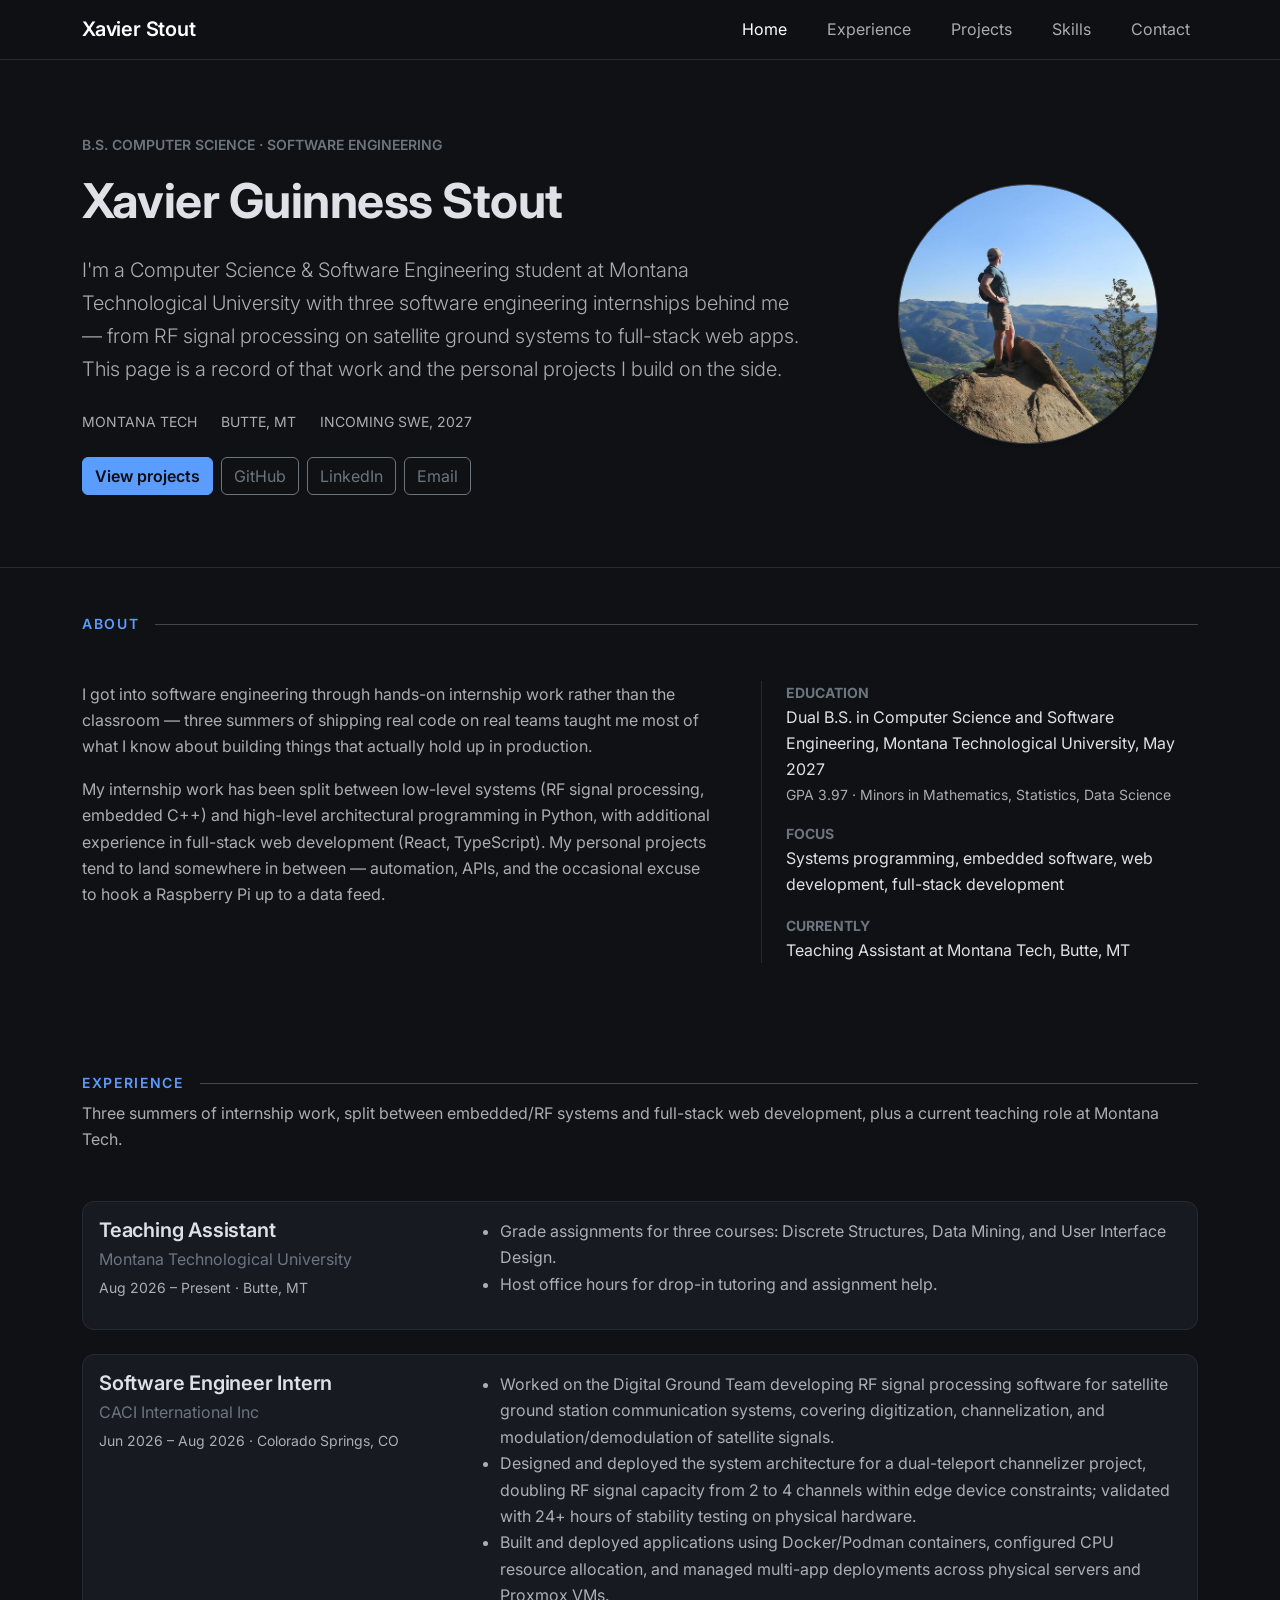
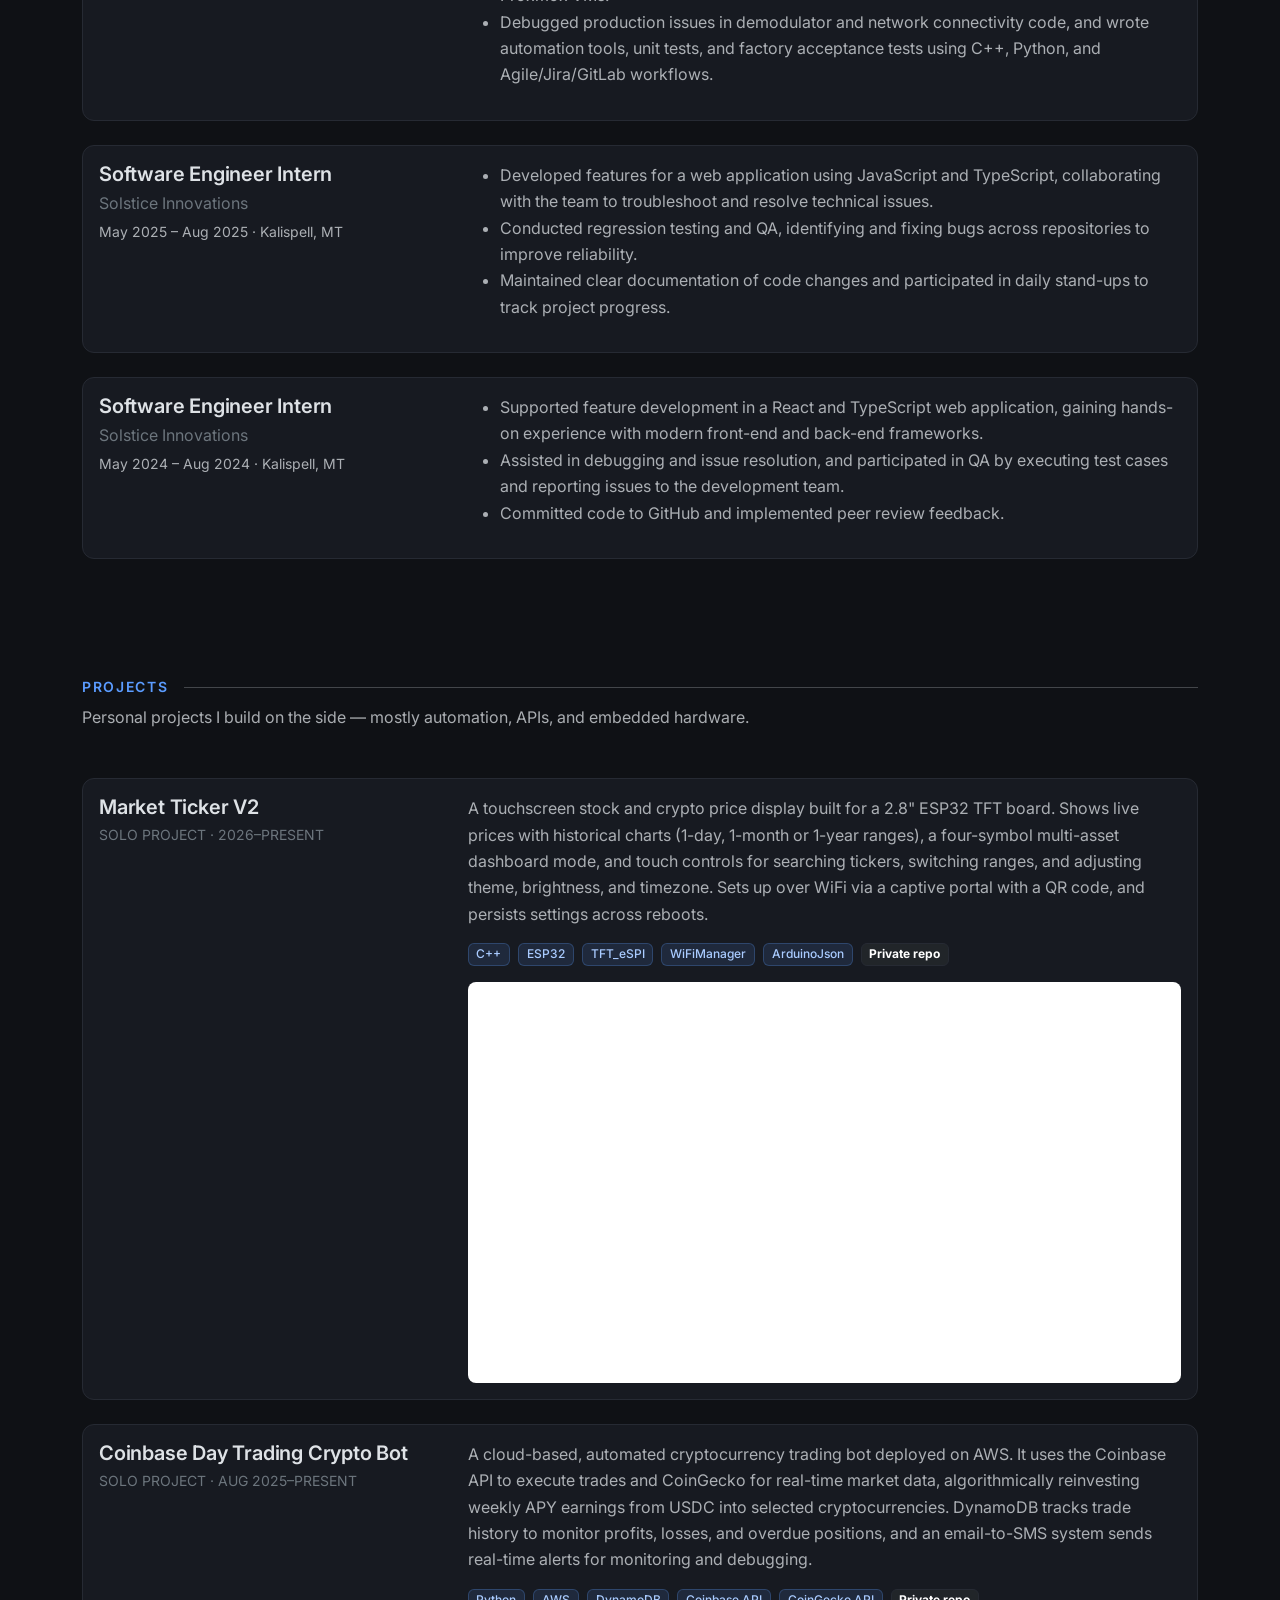
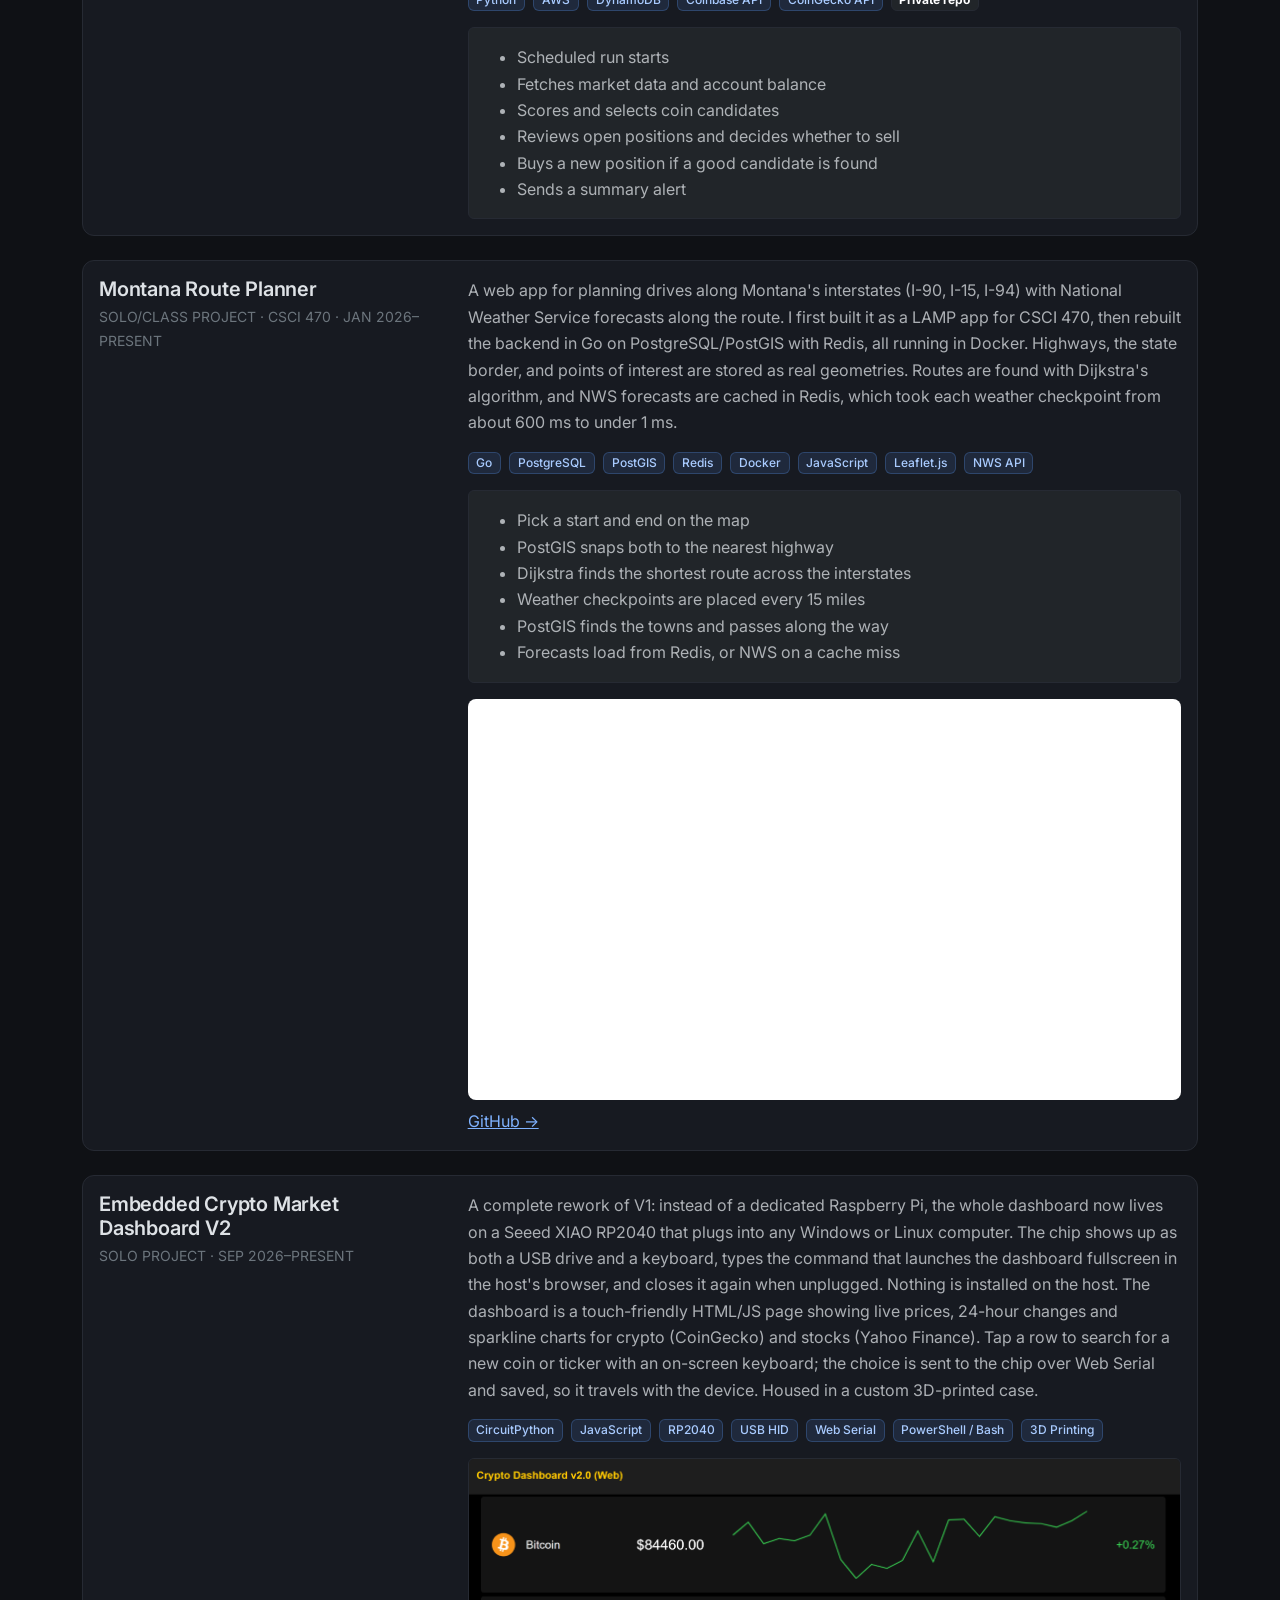
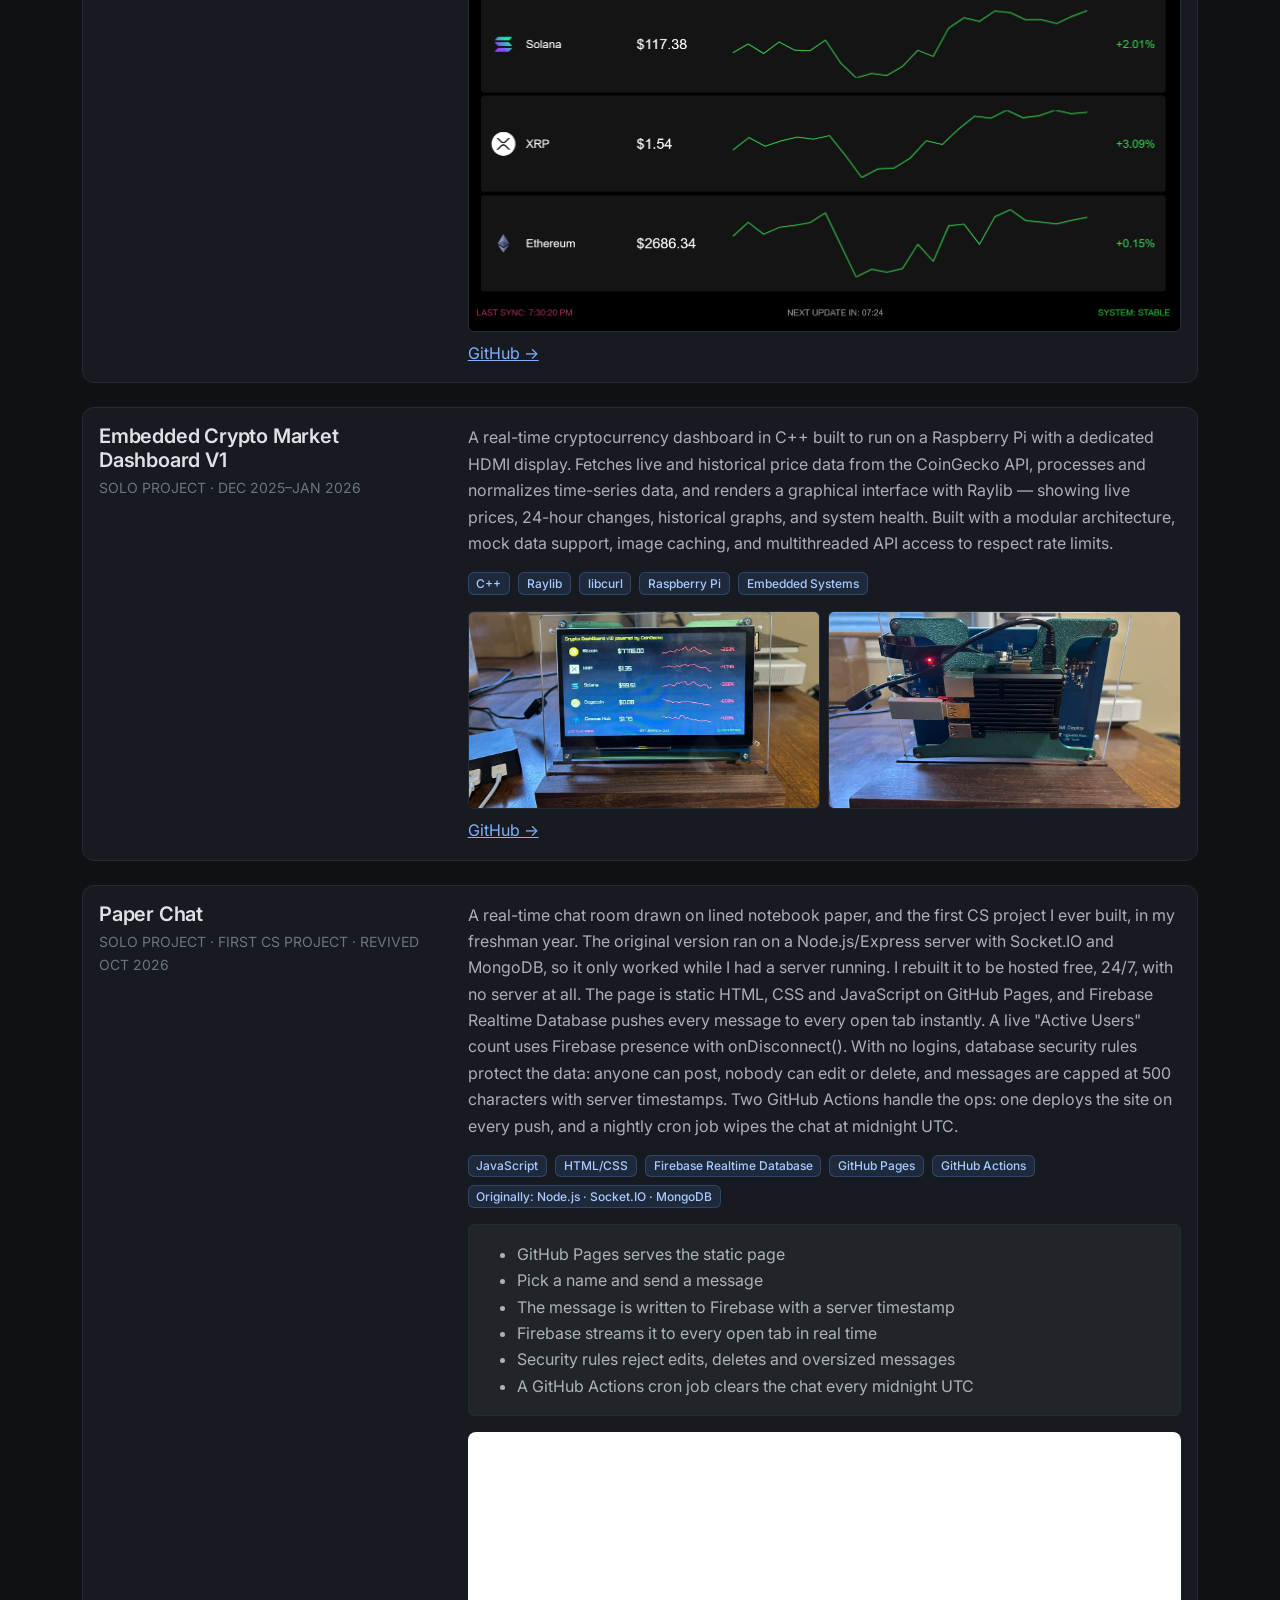
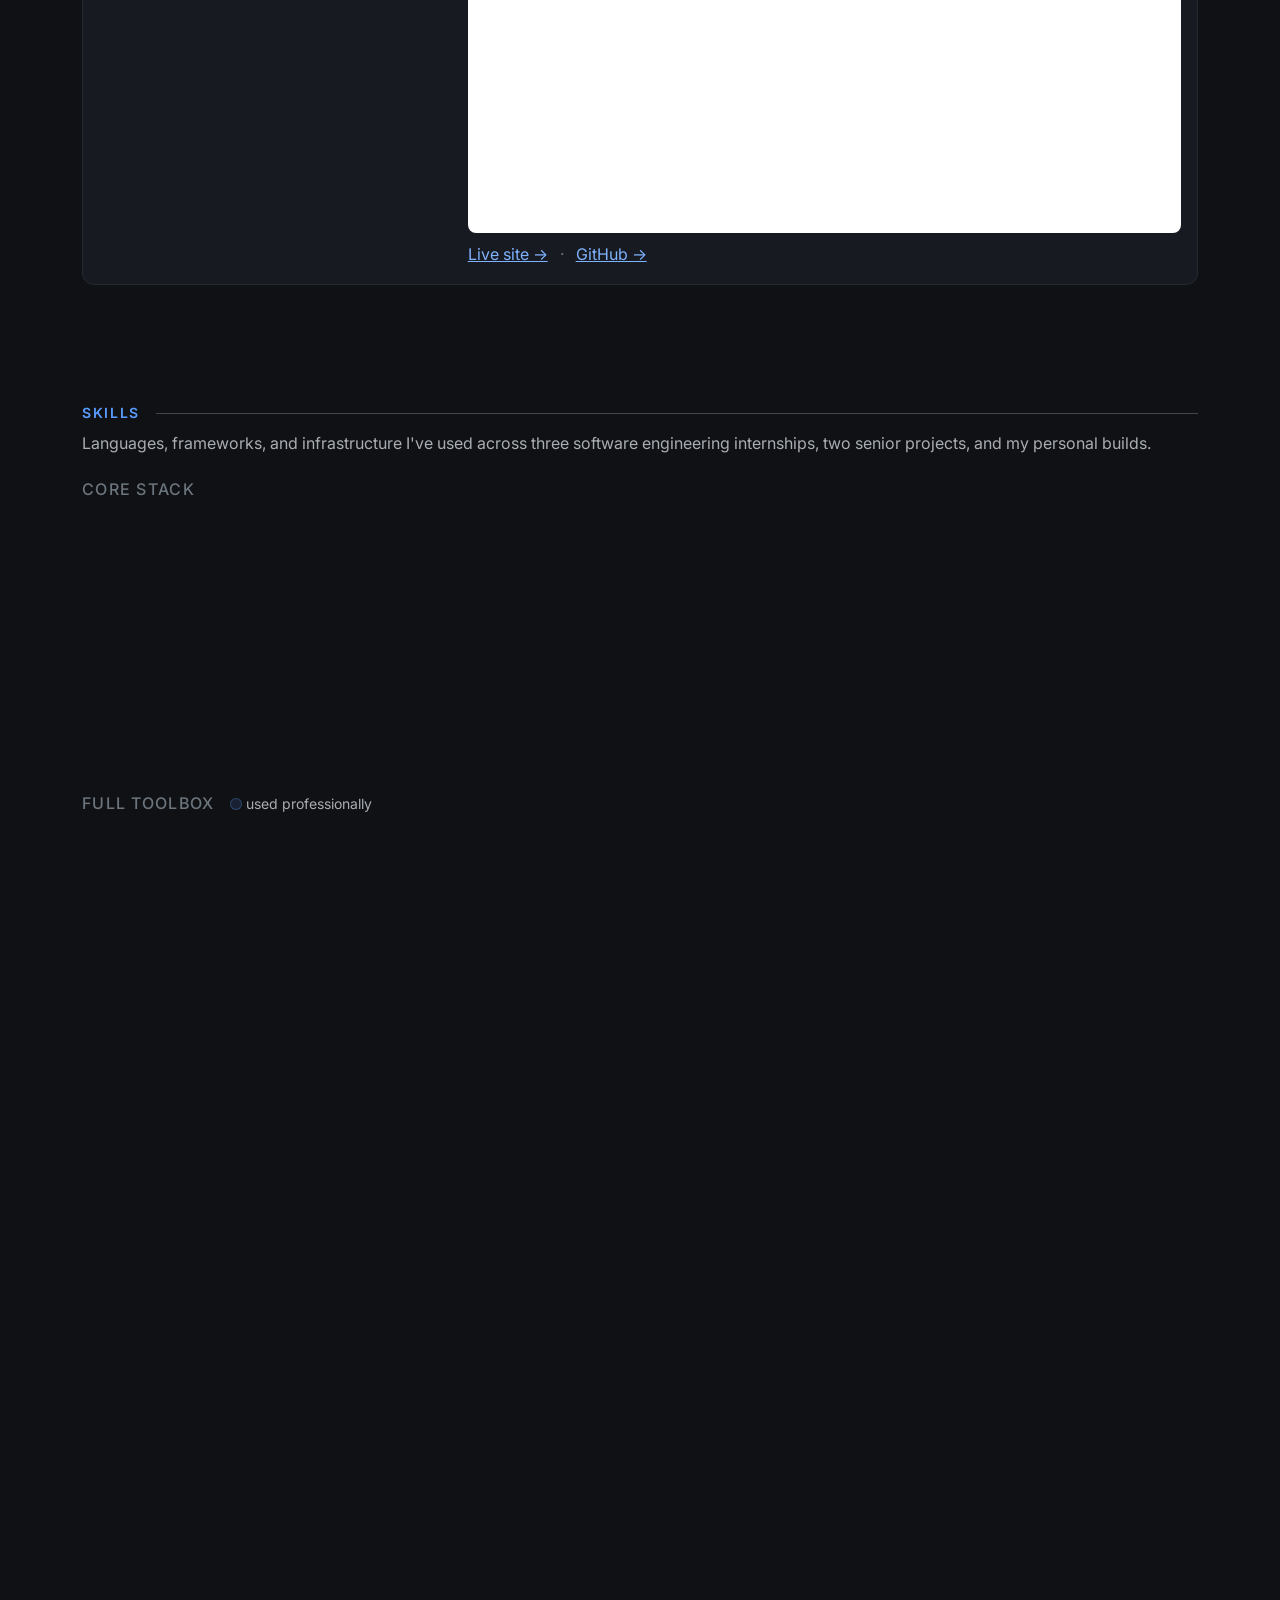
<file: projects.html>
<!doctype html>
<html lang="en" data-bs-theme="dark">
  <head>
    <meta charset="UTF-8" />
    <meta name="viewport" content="width=device-width, initial-scale=1.0" />
    <meta
      name="description"
      content="Xavier Guinness Stout: Computer Science and Software Engineering student at Montana Tech with three software engineering internships, from RF signal processing to full-stack web."
    />
    <meta name="theme-color" content="#0f1115" />
    <link rel="preconnect" href="https://fonts.googleapis.com" />
    <link rel="preconnect" href="https://fonts.gstatic.com" crossorigin />
    <link
      href="https://fonts.googleapis.com/css2?family=Inter:wght@400;500;600;700&display=swap"
      rel="stylesheet"
    />
    <title>Projects — Xavier Guinness Stout</title>
    <link
      href="https://cdn.jsdelivr.net/npm/bootstrap@5.3.3/dist/css/bootstrap.min.css"
      rel="stylesheet"
    />
    <link href="styles.css" rel="stylesheet" />
  </head>
  <body>
    <nav
      class="navbar navbar-expand-md bg-body-tertiary sticky-top border-bottom"
    >
      <div class="container">
        <a class="navbar-brand fw-semibold" href="index.html">Xavier Stout</a>
        <button
          class="navbar-toggler"
          type="button"
          data-bs-toggle="collapse"
          data-bs-target="#navMenu"
        >
          <span class="navbar-toggler-icon"></span>
        </button>
        <div class="collapse navbar-collapse justify-content-end" id="navMenu">
          <ul class="navbar-nav gap-md-4">
            <li class="nav-item">
              <a class="nav-link" href="index.html">Home</a>
            </li>
            <li class="nav-item">
              <a class="nav-link" href="experience.html">Experience</a>
            </li>
            <li class="nav-item">
              <a
                class="nav-link active"
                aria-current="page"
                href="projects.html"
                >Projects</a
              >
            </li>
            <li class="nav-item">
              <a class="nav-link" href="skills.html">Skills</a>
            </li>
            <li class="nav-item">
              <a class="nav-link" href="contact.html">Contact</a>
            </li>
          </ul>
        </div>
      </div>
    </nav>

    <main id="page-stream">
      <div id="load-sentinel-top" aria-hidden="true"></div>
      <div class="page-block" data-page="projects.html">
        <section id="projects" class="py-5">
          <div class="container">
            <div class="d-flex align-items-center gap-3 mb-2">
              <h1
                class="section-label text-body-secondary small fw-semibold text-uppercase mb-0"
              >
                Projects
              </h1>
              <hr class="flex-grow-1 my-0" />
            </div>
            <p class="text-body-secondary mb-5">
              Personal projects I build on the side — mostly automation, APIs,
              and embedded hardware.
            </p>

            <div class="reveal-stagger">
              <div class="card bg-body-tertiary mb-4">
                <div class="card-body">
                  <div class="row">
                    <div class="col-md-4">
                      <h2 class="card-title h5">Market Ticker V2</h2>
                      <div
                        class="card-subtitle text-secondary small text-uppercase"
                      >
                        Solo project · 2026–Present
                      </div>
                    </div>
                    <div class="col-md-8">
                      <p class="text-body-secondary">
                        A touchscreen stock and crypto price display built for a
                        2.8" ESP32 TFT board. Shows live prices with historical
                        charts (1-day, 1-month or 1-year ranges), a four-symbol
                        multi-asset dashboard mode, and touch controls for
                        searching tickers, switching ranges, and adjusting
                        theme, brightness, and timezone. Sets up over WiFi via a
                        captive portal with a QR code, and persists settings
                        across reboots.
                      </p>
                      <div class="d-flex flex-wrap gap-2 mb-2">
                        <span class="badge text-bg-secondary">C++</span>
                        <span class="badge text-bg-secondary">ESP32</span>
                        <span class="badge text-bg-secondary">TFT_eSPI</span>
                        <span class="badge text-bg-secondary">WiFiManager</span>
                        <span class="badge text-bg-secondary">ArduinoJson</span>
                        <span class="badge text-bg-dark border"
                          >Private repo</span
                        >
                      </div>

                      <div class="ratio ratio-16x9 mt-3">
                        <iframe
                          src="https://www.youtube.com/embed/WqRtwS6vh5o"
                          title="Market Ticker demo video"
                          allowfullscreen
                        ></iframe>
                      </div>
                    </div>
                  </div>
                </div>
              </div>

              <div class="card bg-body-tertiary mb-4">
                <div class="card-body">
                  <div class="row">
                    <div class="col-md-4">
                      <h2 class="card-title h5">
                        Coinbase Day Trading Crypto Bot
                      </h2>
                      <div
                        class="card-subtitle text-secondary small text-uppercase"
                      >
                        Solo project · Aug 2025–Present
                      </div>
                    </div>
                    <div class="col-md-8">
                      <p class="text-body-secondary">
                        A cloud-based, automated cryptocurrency trading bot
                        deployed on AWS. It uses the Coinbase API to execute
                        trades and CoinGecko for real-time market data,
                        algorithmically reinvesting weekly APY earnings from
                        USDC into selected cryptocurrencies. DynamoDB tracks
                        trade history to monitor profits, losses, and overdue
                        positions, and an email-to-SMS system sends real-time
                        alerts for monitoring and debugging.
                      </p>
                      <div class="d-flex flex-wrap gap-2 mb-2">
                        <span class="badge text-bg-secondary">Python</span>
                        <span class="badge text-bg-secondary">AWS</span>
                        <span class="badge text-bg-secondary">DynamoDB</span>
                        <span class="badge text-bg-secondary"
                          >Coinbase API</span
                        >
                        <span class="badge text-bg-secondary"
                          >CoinGecko API</span
                        >
                        <span class="badge text-bg-dark border"
                          >Private repo</span
                        >
                      </div>
                      <div class="mt-3 p-3 rounded border bg-body">
                        <ul class="text-body-secondary mb-0">
                          <li>Scheduled run starts</li>
                          <li>Fetches market data and account balance</li>
                          <li>Scores and selects coin candidates</li>
                          <li>
                            Reviews open positions and decides whether to sell
                          </li>
                          <li>
                            Buys a new position if a good candidate is found
                          </li>
                          <li>Sends a summary alert</li>
                        </ul>
                      </div>
                    </div>
                  </div>
                </div>
              </div>

              <div class="card bg-body-tertiary mb-4">
                <div class="card-body">
                  <div class="row">
                    <div class="col-md-4">
                      <h2 class="card-title h5">Montana Route Planner</h2>
                      <div
                        class="card-subtitle text-secondary small text-uppercase"
                      >
                        Solo/Class project · CSCI 470 · Jan 2026–Present
                      </div>
                    </div>
                    <div class="col-md-8">
                      <p class="text-body-secondary">
                        A web app for planning drives along Montana's
                        interstates (I-90, I-15, I-94) with National Weather
                        Service forecasts along the route. I first built it as a
                        LAMP app for CSCI 470, then rebuilt the backend in Go on
                        PostgreSQL/PostGIS with Redis, all running in Docker.
                        Highways, the state border, and points of interest are
                        stored as real geometries. Routes are found with
                        Dijkstra's algorithm, and NWS forecasts are cached in
                        Redis, which took each weather checkpoint from about 600
                        ms to under 1 ms.
                      </p>
                      <div class="d-flex flex-wrap gap-2 mb-2">
                        <span class="badge text-bg-secondary">Go</span>
                        <span class="badge text-bg-secondary">PostgreSQL</span>
                        <span class="badge text-bg-secondary">PostGIS</span>
                        <span class="badge text-bg-secondary">Redis</span>
                        <span class="badge text-bg-secondary">Docker</span>
                        <span class="badge text-bg-secondary">JavaScript</span>
                        <span class="badge text-bg-secondary">Leaflet.js</span>
                        <span class="badge text-bg-secondary">NWS API</span>
                      </div>
                      <div class="mt-3 p-3 rounded border bg-body">
                        <ul class="text-body-secondary mb-0">
                          <li>Pick a start and end on the map</li>
                          <li>PostGIS snaps both to the nearest highway</li>
                          <li>
                            Dijkstra finds the shortest route across the
                            interstates
                          </li>
                          <li>Weather checkpoints are placed every 15 miles</li>
                          <li>
                            PostGIS finds the towns and passes along the way
                          </li>
                          <li>
                            Forecasts load from Redis, or NWS on a cache miss
                          </li>
                        </ul>
                      </div>
                      <div class="ratio ratio-16x9 mt-3">
                        <iframe
                          src="https://www.youtube.com/embed/gS4dtpi2CdM"
                          title="Montana Route Planner demo video"
                          allowfullscreen
                        ></iframe>
                      </div>
                      <div class="mt-2">
                        <a href="https://github.com/DefNotXavier/WeatherApp"
                          >GitHub →</a
                        >
                      </div>
                    </div>
                  </div>
                </div>
              </div>

              <div class="card bg-body-tertiary mb-4">
                <div class="card-body">
                  <div class="row">
                    <div class="col-md-4">
                      <h2 class="card-title h5">
                        Embedded Crypto Market Dashboard V2
                      </h2>
                      <div
                        class="card-subtitle text-secondary small text-uppercase"
                      >
                        Solo project · Sep 2026–Present
                      </div>
                    </div>
                    <div class="col-md-8">
                      <p class="text-body-secondary">
                        A complete rework of V1: instead of a dedicated
                        Raspberry Pi, the whole dashboard now lives on a Seeed
                        XIAO RP2040 that plugs into any Windows or Linux
                        computer. The chip shows up as both a USB drive and a
                        keyboard, types the command that launches the dashboard
                        fullscreen in the host's browser, and closes it again
                        when unplugged. Nothing is installed on the host. The
                        dashboard is a touch-friendly HTML/JS page showing live
                        prices, 24-hour changes and sparkline charts for crypto
                        (CoinGecko) and stocks (Yahoo Finance). Tap a row to
                        search for a new coin or ticker with an on-screen
                        keyboard; the choice is sent to the chip over Web Serial
                        and saved, so it travels with the device. Housed in a
                        custom 3D-printed case.
                      </p>
                      <div class="d-flex flex-wrap gap-2 mb-2">
                        <span class="badge text-bg-secondary"
                          >CircuitPython</span
                        >
                        <span class="badge text-bg-secondary">JavaScript</span>
                        <span class="badge text-bg-secondary">RP2040</span>
                        <span class="badge text-bg-secondary">USB HID</span>
                        <span class="badge text-bg-secondary">Web Serial</span>
                        <span class="badge text-bg-secondary"
                          >PowerShell / Bash</span
                        >
                        <span class="badge text-bg-secondary">3D Printing</span>
                      </div>

                      <!-- Demo video: replace VIDEO_ID with the YouTube video's ID, then uncomment.
                      <div class="ratio ratio-16x9 mt-3">
                        <iframe
                          src="https://www.youtube.com/embed/VIDEO_ID"
                          title="Crypto Market Dashboard V2 demo on a Raspberry Pi and a Windows laptop"
                          allowfullscreen
                        ></iframe>
                      </div>
                      -->

                      <div class="mt-3">
                        <img
                          src="Images/crypto-display-v2.png"
                          class="img-fluid rounded border"
                          alt="Crypto Market Dashboard V2 running fullscreen, showing live prices and 24-hour charts for Bitcoin, Solana, XRP and Ethereum"
                        />
                      </div>

                      <!-- Photos: add these files to Images/, then uncomment.
                      <div class="mt-2">
                        <div class="row g-2">
                          <div class="col-6">
                            <div class="ratio ratio-4x3">
                              <img
                                src="Images/crypto-display-v2-chip.jpeg"
                                class="rounded border"
                                style="object-fit: cover"
                                alt="Seeed Studio XIAO RP2040 with its USB adapter"
                              />
                            </div>
                          </div>
                          <div class="col-6">
                            <div class="ratio ratio-4x3">
                              <img
                                src="Images/crypto-display-v2-case.jpeg"
                                class="rounded border"
                                style="object-fit: cover"
                                alt="The XIAO RP2040 in its custom 3D-printed case"
                              />
                            </div>
                          </div>
                        </div>
                      </div>
                      -->

                      <div class="mt-2">
                        <a
                          href="https://github.com/DefNotXavier/CryptoDisplay/tree/main/Version2"
                          >GitHub →</a
                        >
                      </div>
                    </div>
                  </div>
                </div>
              </div>

              <div class="card bg-body-tertiary mb-4">
                <div class="card-body">
                  <div class="row">
                    <div class="col-md-4">
                      <h2 class="card-title h5">
                        Embedded Crypto Market Dashboard V1
                      </h2>
                      <div
                        class="card-subtitle text-secondary small text-uppercase"
                      >
                        Solo project · Dec 2025–Jan 2026
                      </div>
                    </div>
                    <div class="col-md-8">
                      <p class="text-body-secondary">
                        A real-time cryptocurrency dashboard in C++ built to run
                        on a Raspberry Pi with a dedicated HDMI display. Fetches
                        live and historical price data from the CoinGecko API,
                        processes and normalizes time-series data, and renders a
                        graphical interface with Raylib — showing live prices,
                        24-hour changes, historical graphs, and system health.
                        Built with a modular architecture, mock data support,
                        image caching, and multithreaded API access to respect
                        rate limits.
                      </p>
                      <div class="d-flex flex-wrap gap-2 mb-2">
                        <span class="badge text-bg-secondary">C++</span>
                        <span class="badge text-bg-secondary">Raylib</span>
                        <span class="badge text-bg-secondary">libcurl</span>
                        <span class="badge text-bg-secondary"
                          >Raspberry Pi</span
                        >
                        <span class="badge text-bg-secondary"
                          >Embedded Systems</span
                        >
                      </div>

                      <div class="mt-3">
                        <div class="row g-2">
                          <div class="col-6">
                            <div class="ratio ratio-16x9">
                              <img
                                src="Images/crypto-display-front.jpeg"
                                class="rounded border"
                                style="object-fit: cover"
                                alt="Front view of the Embedded Crypto Market Dashboard showing live prices on a Raspberry Pi HDMI display"
                              />
                            </div>
                          </div>
                          <div class="col-6">
                            <div class="ratio ratio-16x9">
                              <img
                                src="Images/crypto-display-back.jpeg"
                                class="rounded border"
                                style="object-fit: cover"
                                alt="Back view of the Embedded Crypto Market Dashboard showing the Raspberry Pi wiring"
                              />
                            </div>
                          </div>
                        </div>
                      </div>

                      <div class="mt-2">
                        <a href="https://github.com/DefNotXavier/CryptoDisplay"
                          >GitHub →</a
                        >
                      </div>
                    </div>
                  </div>
                </div>
              </div>

              <div class="card bg-body-tertiary mb-4">
                <div class="card-body">
                  <div class="row">
                    <div class="col-md-4">
                      <h2 class="card-title h5">Paper Chat</h2>
                      <div
                        class="card-subtitle text-secondary small text-uppercase"
                      >
                        Solo project · First CS project · Revived Oct 2026
                      </div>
                    </div>
                    <div class="col-md-8">
                      <p class="text-body-secondary">
                        A real-time chat room drawn on lined notebook paper, and
                        the first CS project I ever built, in my freshman year.
                        The original version ran on a Node.js/Express server
                        with Socket.IO and MongoDB, so it only worked while I
                        had a server running. I rebuilt it to be hosted free,
                        24/7, with no server at all. The page is static HTML,
                        CSS and JavaScript on GitHub Pages, and Firebase
                        Realtime Database pushes every message to every open tab
                        instantly. A live "Active Users" count uses Firebase
                        presence with onDisconnect(). With no logins, database
                        security rules protect the data: anyone can post, nobody
                        can edit or delete, and messages are capped at 500
                        characters with server timestamps. Two GitHub Actions
                        handle the ops: one deploys the site on every push, and
                        a nightly cron job wipes the chat at midnight UTC.
                      </p>
                      <div class="d-flex flex-wrap gap-2 mb-2">
                        <span class="badge text-bg-secondary">JavaScript</span>
                        <span class="badge text-bg-secondary">HTML/CSS</span>
                        <span class="badge text-bg-secondary"
                          >Firebase Realtime Database</span
                        >
                        <span class="badge text-bg-secondary"
                          >GitHub Pages</span
                        >
                        <span class="badge text-bg-secondary"
                          >GitHub Actions</span
                        >
                        <span class="badge text-bg-secondary"
                          >Originally: Node.js · Socket.IO · MongoDB</span
                        >
                      </div>
                      <div class="mt-3 p-3 rounded border bg-body">
                        <ul class="text-body-secondary mb-0">
                          <li>GitHub Pages serves the static page</li>
                          <li>Pick a name and send a message</li>
                          <li>
                            The message is written to Firebase with a server
                            timestamp
                          </li>
                          <li>
                            Firebase streams it to every open tab in real time
                          </li>
                          <li>
                            Security rules reject edits, deletes and oversized
                            messages
                          </li>
                          <li>
                            A GitHub Actions cron job clears the chat every
                            midnight UTC
                          </li>
                        </ul>
                      </div>
                      <div class="ratio ratio-16x9 mt-3">
                        <iframe
                          src="https://www.youtube.com/embed/Iek40qkxRa4"
                          title="Paper Chat: how it works (YouTube Short)"
                          allowfullscreen
                        ></iframe>
                      </div>
                      <div class="mt-2">
                        <a href="https://defnotxavier.github.io/paper-chat/"
                          >Live site →</a
                        >
                        <span class="text-secondary mx-2">·</span>
                        <a href="https://github.com/DefNotXavier/paper-chat"
                          >GitHub →</a
                        >
                      </div>
                    </div>
                  </div>
                </div>
              </div>
            </div>
          </div>
        </section>
      </div>
      <div id="load-sentinel-bottom" aria-hidden="true"></div>
    </main>

    <script src="https://cdn.jsdelivr.net/npm/bootstrap@5.3.3/dist/js/bootstrap.bundle.min.js"></script>
    <script src="site.js"></script>
  </body>
</html>
</file>
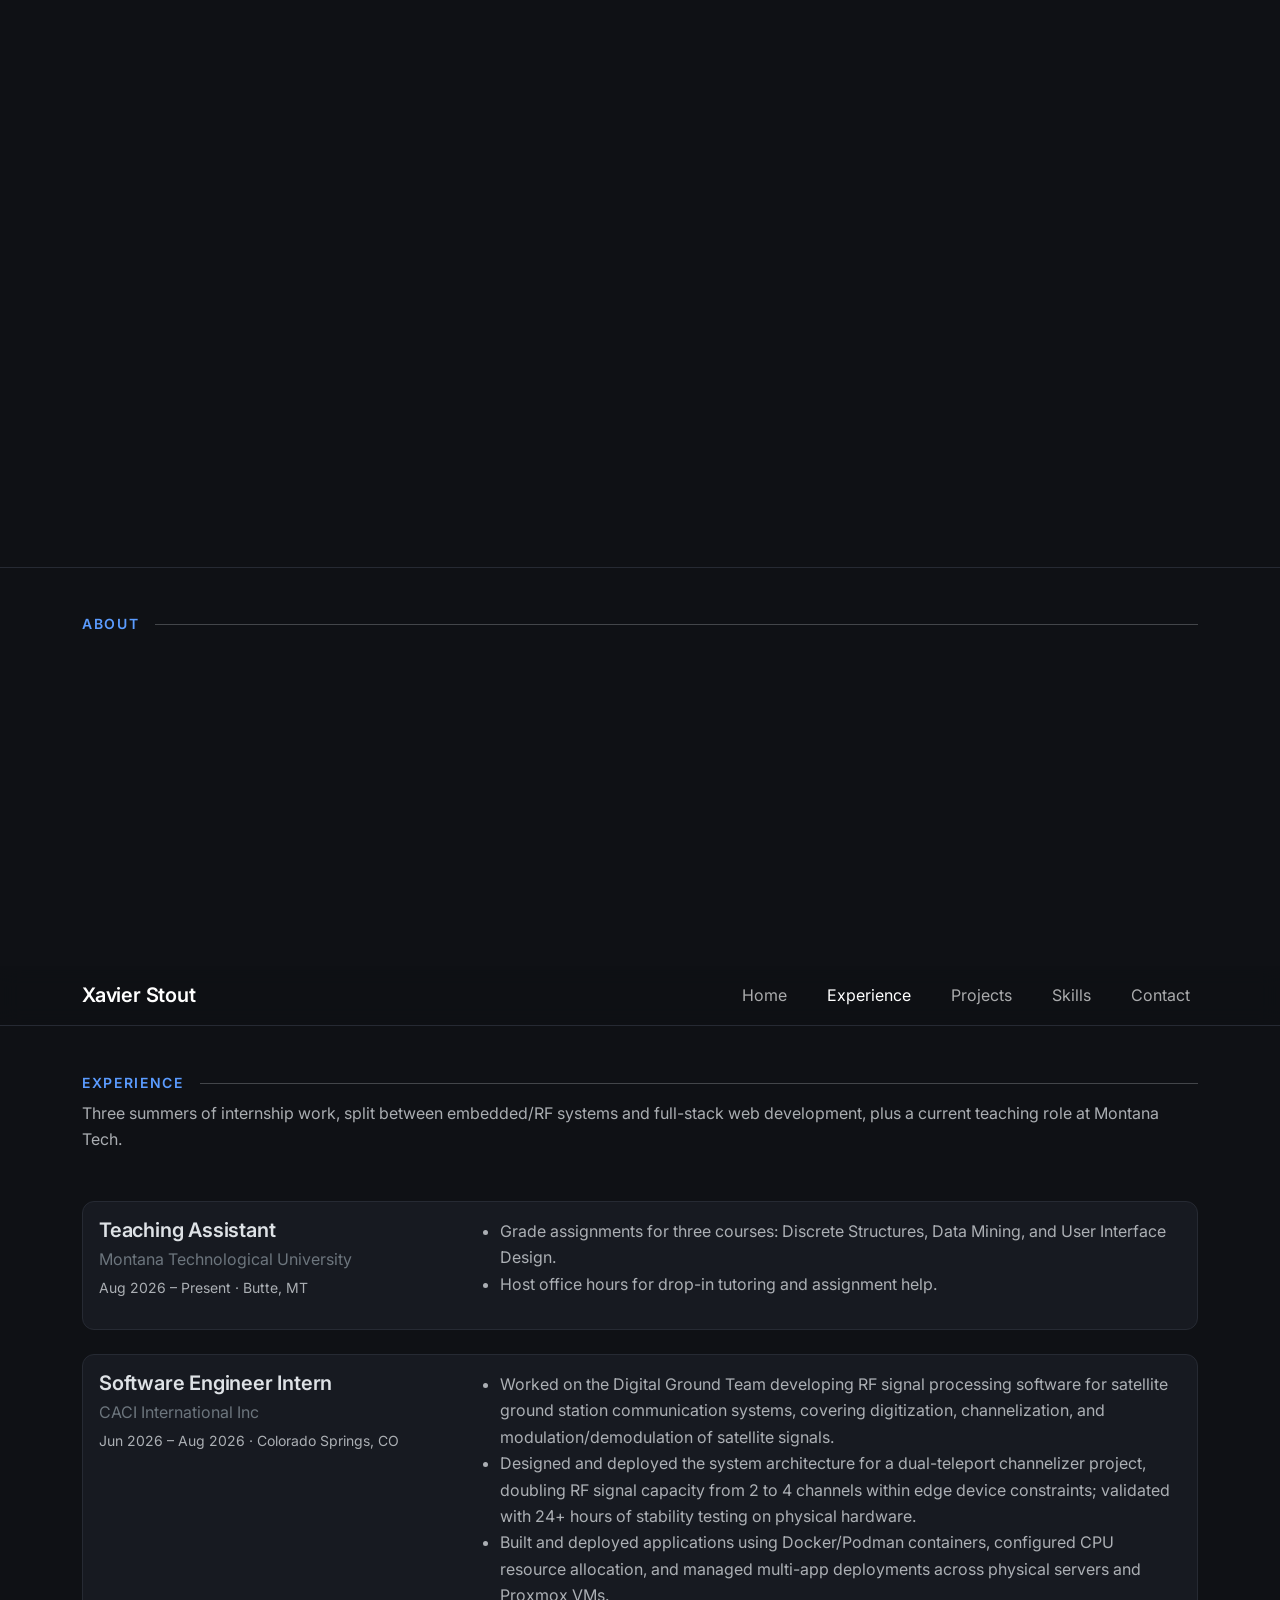
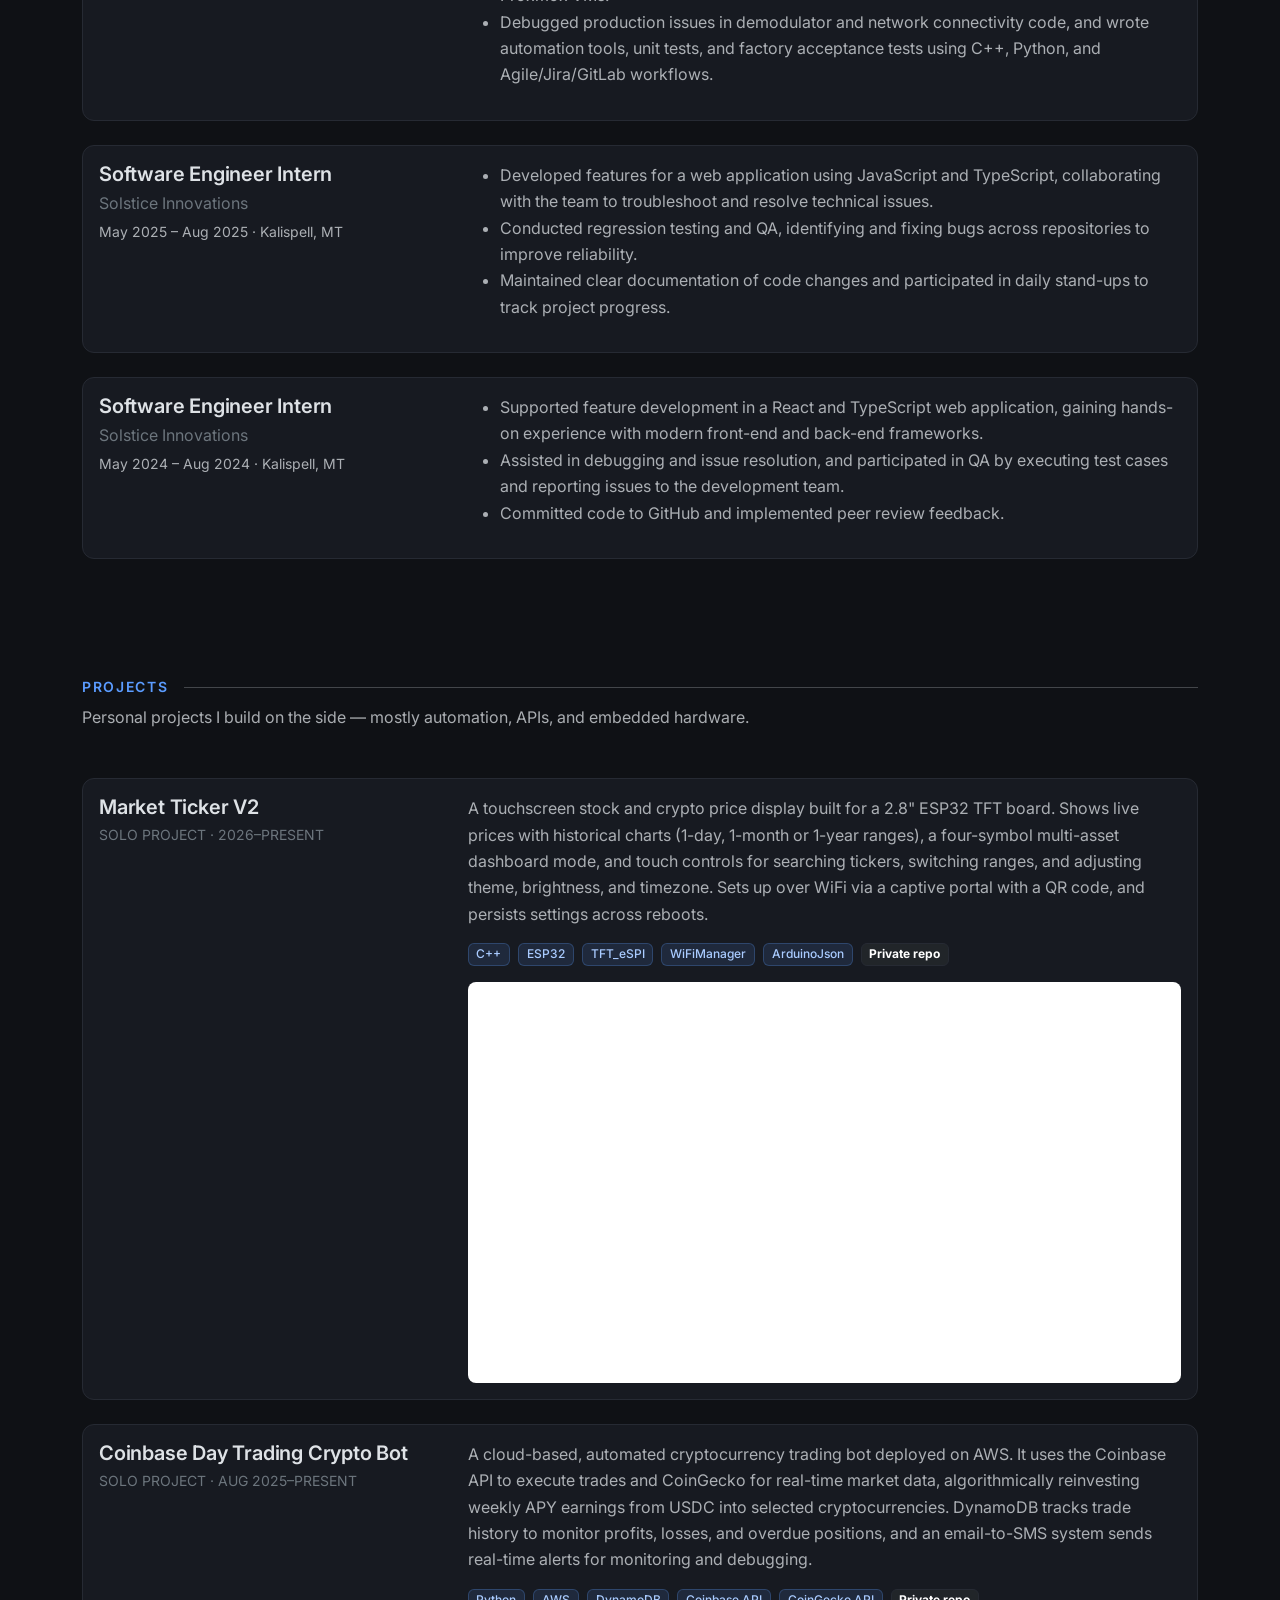
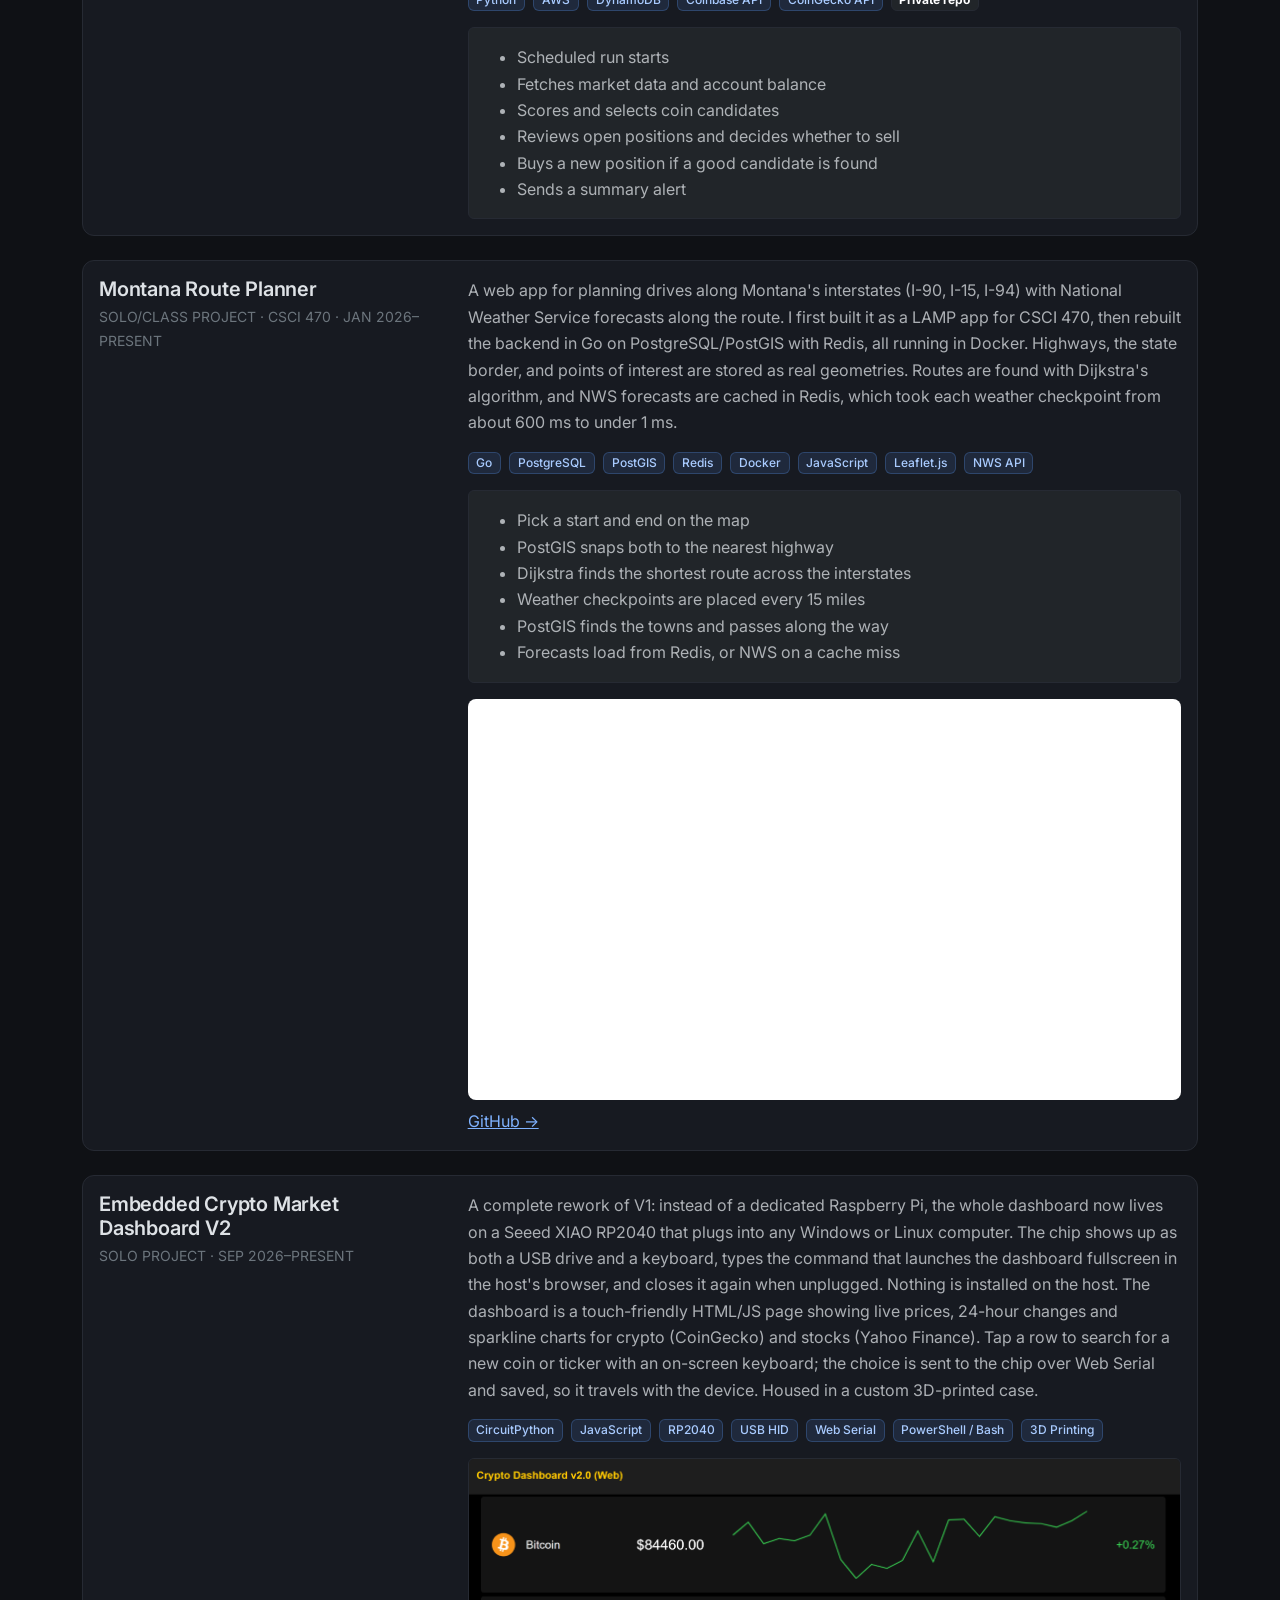
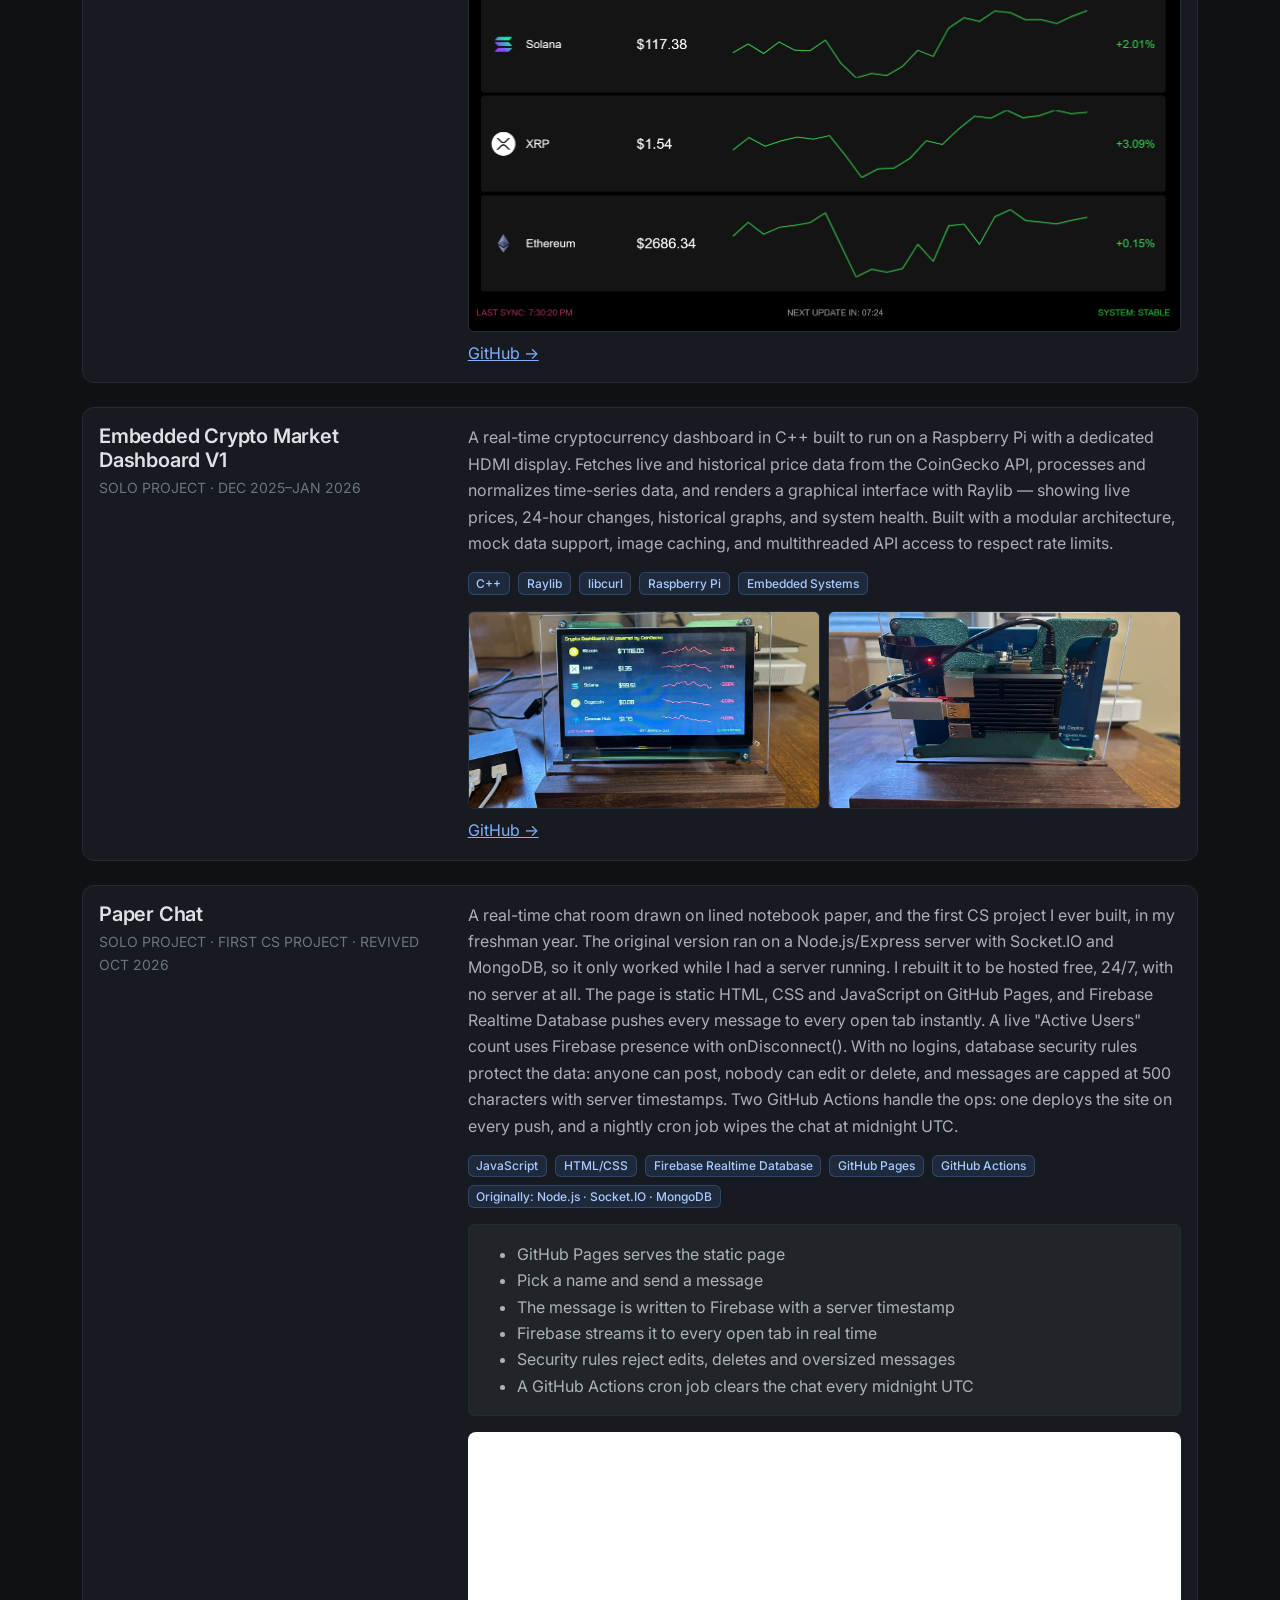
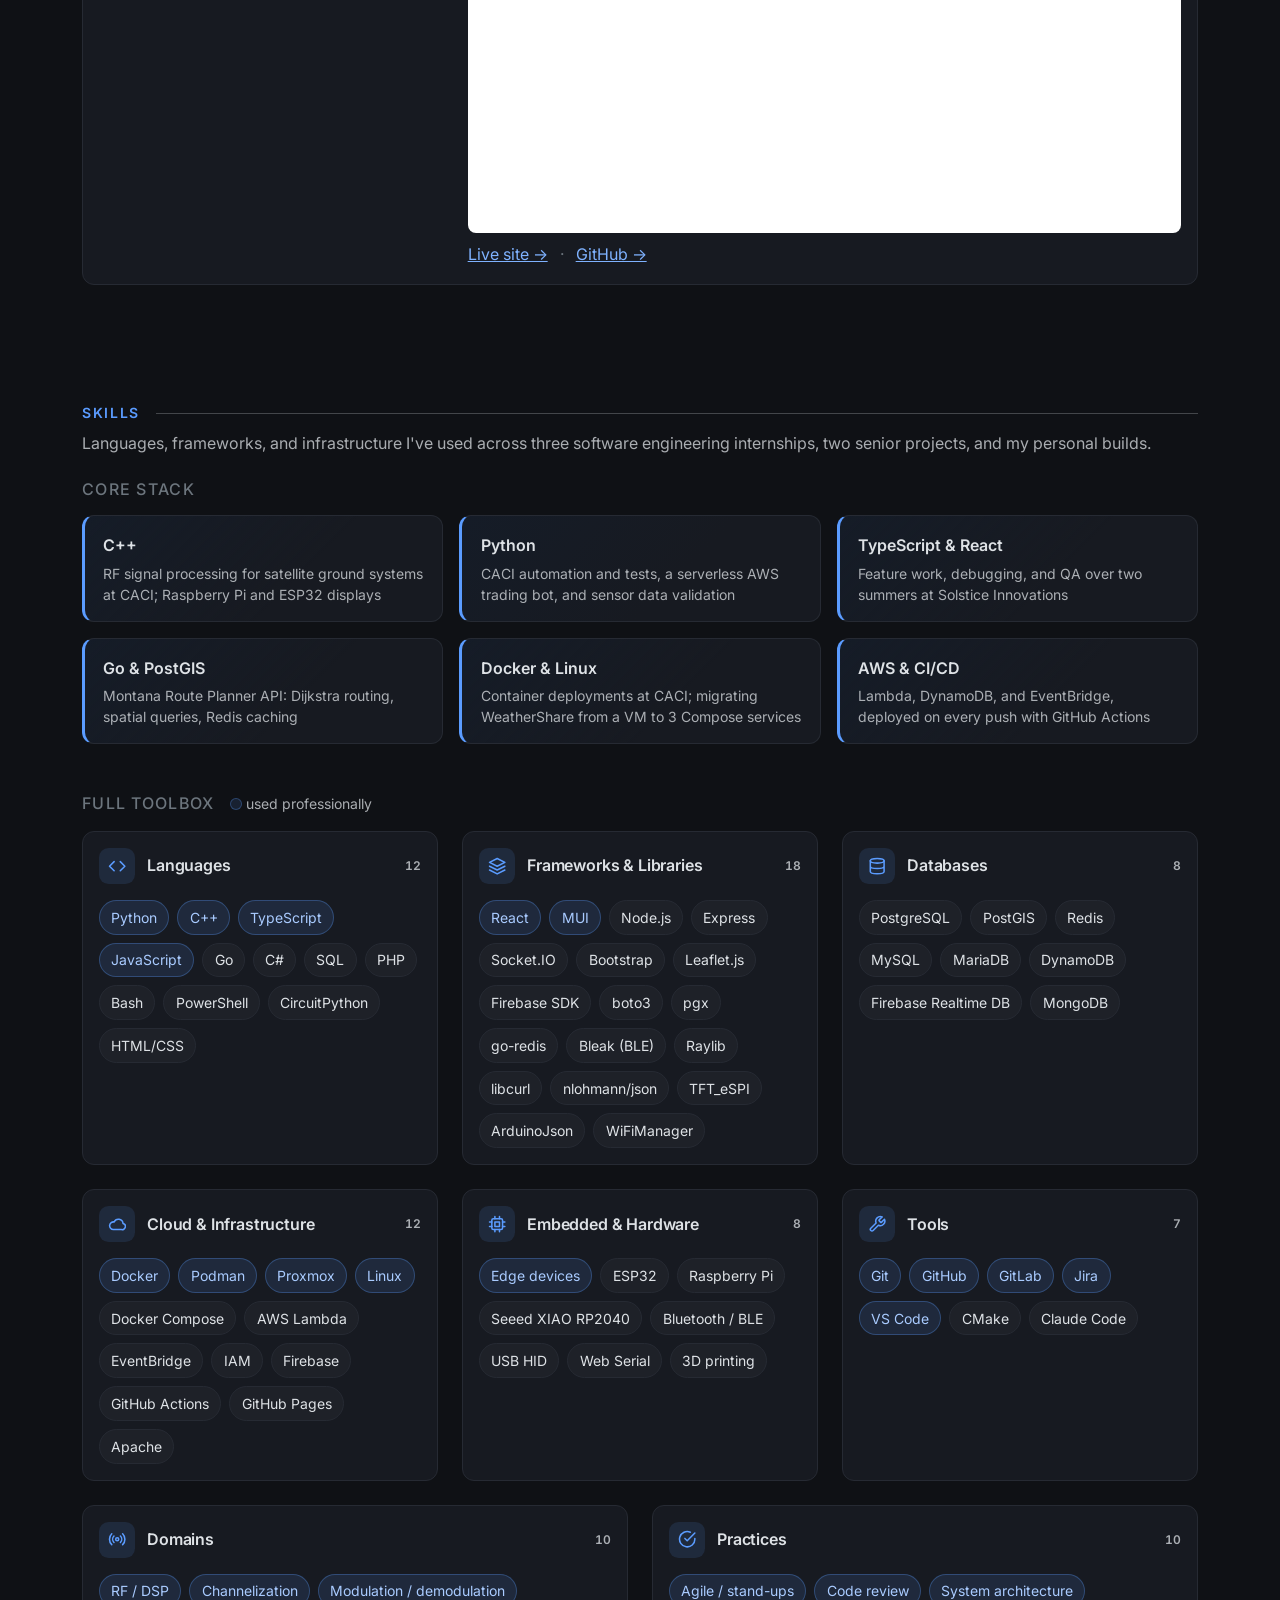
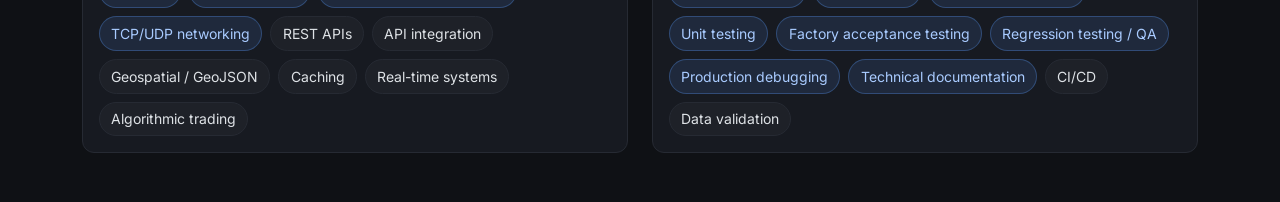
<file: skills.html>
<!doctype html>
<html lang="en" data-bs-theme="dark">
  <head>
    <meta charset="UTF-8" />
    <meta name="viewport" content="width=device-width, initial-scale=1.0" />
    <meta
      name="description"
      content="Xavier Guinness Stout: Computer Science and Software Engineering student at Montana Tech with three software engineering internships, from RF signal processing to full-stack web."
    />
    <meta name="theme-color" content="#0f1115" />
    <link rel="preconnect" href="https://fonts.googleapis.com" />
    <link rel="preconnect" href="https://fonts.gstatic.com" crossorigin />
    <link
      href="https://fonts.googleapis.com/css2?family=Inter:wght@400;500;600;700&display=swap"
      rel="stylesheet"
    />
    <title>Skills — Xavier Guinness Stout</title>
    <link
      href="https://cdn.jsdelivr.net/npm/bootstrap@5.3.3/dist/css/bootstrap.min.css"
      rel="stylesheet"
    />
    <link href="styles.css" rel="stylesheet" />
  </head>
  <body>
    <nav
      class="navbar navbar-expand-md bg-body-tertiary sticky-top border-bottom"
    >
      <div class="container">
        <a class="navbar-brand fw-semibold" href="index.html">Xavier Stout</a>
        <button
          class="navbar-toggler"
          type="button"
          data-bs-toggle="collapse"
          data-bs-target="#navMenu"
        >
          <span class="navbar-toggler-icon"></span>
        </button>
        <div class="collapse navbar-collapse justify-content-end" id="navMenu">
          <ul class="navbar-nav gap-md-4">
            <li class="nav-item">
              <a class="nav-link" href="index.html">Home</a>
            </li>
            <li class="nav-item">
              <a class="nav-link" href="experience.html">Experience</a>
            </li>
            <li class="nav-item">
              <a class="nav-link" href="projects.html">Projects</a>
            </li>
            <li class="nav-item">
              <a class="nav-link active" aria-current="page" href="skills.html"
                >Skills</a
              >
            </li>
            <li class="nav-item">
              <a class="nav-link" href="contact.html">Contact</a>
            </li>
          </ul>
        </div>
      </div>
    </nav>

    <main id="page-stream">
      <div id="load-sentinel-top" aria-hidden="true"></div>
      <div class="page-block" data-page="skills.html">
        <section id="skills" class="py-5">
          <div class="container">
            <div class="d-flex align-items-center gap-3 mb-2">
              <h1
                class="section-label text-body-secondary small fw-semibold text-uppercase mb-0"
              >
                Skills
              </h1>
              <hr class="flex-grow-1 my-0" />
            </div>
            <p class="text-body-secondary mb-4">
              Languages, frameworks, and infrastructure I've used across three
              software engineering internships, two senior projects, and my
              personal builds.
            </p>

            <!-- Core stack: the skills I lean on most, with where I used them -->
            <h2 class="h6 text-uppercase text-secondary mb-3 skill-subhead">
              Core stack
            </h2>
            <div class="row g-3 mb-5 reveal-stagger">
              <div class="col-sm-6 col-lg-4">
                <div class="core-skill h-100">
                  <div class="core-skill-name">C++</div>
                  <p class="core-skill-where mb-0">
                    RF signal processing for satellite ground systems at CACI;
                    Raspberry Pi and ESP32 displays
                  </p>
                </div>
              </div>
              <div class="col-sm-6 col-lg-4">
                <div class="core-skill h-100">
                  <div class="core-skill-name">Python</div>
                  <p class="core-skill-where mb-0">
                    CACI automation and tests, a serverless AWS trading bot, and
                    sensor data validation
                  </p>
                </div>
              </div>
              <div class="col-sm-6 col-lg-4">
                <div class="core-skill h-100">
                  <div class="core-skill-name">TypeScript &amp; React</div>
                  <p class="core-skill-where mb-0">
                    Feature work, debugging, and QA over two summers at Solstice
                    Innovations
                  </p>
                </div>
              </div>
              <div class="col-sm-6 col-lg-4">
                <div class="core-skill h-100">
                  <div class="core-skill-name">Go &amp; PostGIS</div>
                  <p class="core-skill-where mb-0">
                    Montana Route Planner API: Dijkstra routing, spatial
                    queries, Redis caching
                  </p>
                </div>
              </div>
              <div class="col-sm-6 col-lg-4">
                <div class="core-skill h-100">
                  <div class="core-skill-name">Docker &amp; Linux</div>
                  <p class="core-skill-where mb-0">
                    Container deployments at CACI; migrating WeatherShare from a
                    VM to 3 Compose services
                  </p>
                </div>
              </div>
              <div class="col-sm-6 col-lg-4">
                <div class="core-skill h-100">
                  <div class="core-skill-name">AWS &amp; CI/CD</div>
                  <p class="core-skill-where mb-0">
                    Lambda, DynamoDB, and EventBridge, deployed on every push
                    with GitHub Actions
                  </p>
                </div>
              </div>
            </div>

            <!-- Full toolbox, grouped by category -->
            <div class="d-flex flex-wrap align-items-baseline gap-3 mb-3">
              <h2 class="h6 text-uppercase text-secondary mb-0 skill-subhead">
                Full toolbox
              </h2>
              <span class="small text-body-secondary">
                <span class="skill-chip core legend-dot"></span> used
                professionally
              </span>
            </div>
            <div class="row g-4 reveal-stagger">
              <div class="col-md-6 col-lg-4">
                <div class="card bg-body-tertiary h-100 skill-card">
                  <div class="card-body">
                    <div class="skill-card-head">
                      <span class="skill-icon" aria-hidden="true">
                        <svg viewBox="0 0 24 24"><path d="m16 18 6-6-6-6M8 6l-6 6 6 6" /></svg>
                      </span>
                      <h3 class="h6 mb-0">Languages</h3>
                      <span class="skill-count">12</span>
                    </div>
                    <div class="d-flex flex-wrap gap-2">
                      <span class="skill-chip core">Python</span>
                      <span class="skill-chip core">C++</span>
                      <span class="skill-chip core">TypeScript</span>
                      <span class="skill-chip core">JavaScript</span>
                      <span class="skill-chip">Go</span>
                      <span class="skill-chip">C#</span>
                      <span class="skill-chip">SQL</span>
                      <span class="skill-chip">PHP</span>
                      <span class="skill-chip">Bash</span>
                      <span class="skill-chip">PowerShell</span>
                      <span class="skill-chip">CircuitPython</span>
                      <span class="skill-chip">HTML/CSS</span>
                    </div>
                  </div>
                </div>
              </div>
              <div class="col-md-6 col-lg-4">
                <div class="card bg-body-tertiary h-100 skill-card">
                  <div class="card-body">
                    <div class="skill-card-head">
                      <span class="skill-icon" aria-hidden="true">
                        <svg viewBox="0 0 24 24"><path d="m12 2 10 5-10 5L2 7l10-5ZM2 12l10 5 10-5M2 17l10 5 10-5" /></svg>
                      </span>
                      <h3 class="h6 mb-0">Frameworks &amp; Libraries</h3>
                      <span class="skill-count">18</span>
                    </div>
                    <div class="d-flex flex-wrap gap-2">
                      <span class="skill-chip core">React</span>
                      <span class="skill-chip core">MUI</span>
                      <span class="skill-chip">Node.js</span>
                      <span class="skill-chip">Express</span>
                      <span class="skill-chip">Socket.IO</span>
                      <span class="skill-chip">Bootstrap</span>
                      <span class="skill-chip">Leaflet.js</span>
                      <span class="skill-chip">Firebase SDK</span>
                      <span class="skill-chip">boto3</span>
                      <span class="skill-chip">pgx</span>
                      <span class="skill-chip">go-redis</span>
                      <span class="skill-chip">Bleak (BLE)</span>
                      <span class="skill-chip">Raylib</span>
                      <span class="skill-chip">libcurl</span>
                      <span class="skill-chip">nlohmann/json</span>
                      <span class="skill-chip">TFT_eSPI</span>
                      <span class="skill-chip">ArduinoJson</span>
                      <span class="skill-chip">WiFiManager</span>
                    </div>
                  </div>
                </div>
              </div>
              <div class="col-md-6 col-lg-4">
                <div class="card bg-body-tertiary h-100 skill-card">
                  <div class="card-body">
                    <div class="skill-card-head">
                      <span class="skill-icon" aria-hidden="true">
                        <svg viewBox="0 0 24 24"><ellipse cx="12" cy="5" rx="9" ry="3" /><path d="M3 5v14c0 1.7 4 3 9 3s9-1.3 9-3V5M3 12c0 1.7 4 3 9 3s9-1.3 9-3" /></svg>
                      </span>
                      <h3 class="h6 mb-0">Databases</h3>
                      <span class="skill-count">8</span>
                    </div>
                    <div class="d-flex flex-wrap gap-2">
                      <span class="skill-chip">PostgreSQL</span>
                      <span class="skill-chip">PostGIS</span>
                      <span class="skill-chip">Redis</span>
                      <span class="skill-chip">MySQL</span>
                      <span class="skill-chip">MariaDB</span>
                      <span class="skill-chip">DynamoDB</span>
                      <span class="skill-chip">Firebase Realtime DB</span>
                      <span class="skill-chip">MongoDB</span>
                    </div>
                  </div>
                </div>
              </div>
              <div class="col-md-6 col-lg-4">
                <div class="card bg-body-tertiary h-100 skill-card">
                  <div class="card-body">
                    <div class="skill-card-head">
                      <span class="skill-icon" aria-hidden="true">
                        <svg viewBox="0 0 24 24"><path d="M17.5 19H7a5 5 0 1 1 1.1-9.9A6 6 0 0 1 19.6 11 4 4 0 0 1 17.5 19Z" /></svg>
                      </span>
                      <h3 class="h6 mb-0">Cloud &amp; Infrastructure</h3>
                      <span class="skill-count">12</span>
                    </div>
                    <div class="d-flex flex-wrap gap-2">
                      <span class="skill-chip core">Docker</span>
                      <span class="skill-chip core">Podman</span>
                      <span class="skill-chip core">Proxmox</span>
                      <span class="skill-chip core">Linux</span>
                      <span class="skill-chip">Docker Compose</span>
                      <span class="skill-chip">AWS Lambda</span>
                      <span class="skill-chip">EventBridge</span>
                      <span class="skill-chip">IAM</span>
                      <span class="skill-chip">Firebase</span>
                      <span class="skill-chip">GitHub Actions</span>
                      <span class="skill-chip">GitHub Pages</span>
                      <span class="skill-chip">Apache</span>
                    </div>
                  </div>
                </div>
              </div>
              <div class="col-md-6 col-lg-4">
                <div class="card bg-body-tertiary h-100 skill-card">
                  <div class="card-body">
                    <div class="skill-card-head">
                      <span class="skill-icon" aria-hidden="true">
                        <svg viewBox="0 0 24 24"><rect x="5" y="5" width="14" height="14" rx="2" /><path d="M9 9h6v6H9zM9 2v3M15 2v3M9 19v3M15 19v3M2 9h3M2 15h3M19 9h3M19 15h3" /></svg>
                      </span>
                      <h3 class="h6 mb-0">Embedded &amp; Hardware</h3>
                      <span class="skill-count">8</span>
                    </div>
                    <div class="d-flex flex-wrap gap-2">
                      <span class="skill-chip core">Edge devices</span>
                      <span class="skill-chip">ESP32</span>
                      <span class="skill-chip">Raspberry Pi</span>
                      <span class="skill-chip">Seeed XIAO RP2040</span>
                      <span class="skill-chip">Bluetooth / BLE</span>
                      <span class="skill-chip">USB HID</span>
                      <span class="skill-chip">Web Serial</span>
                      <span class="skill-chip">3D printing</span>
                    </div>
                  </div>
                </div>
              </div>
              <div class="col-md-6 col-lg-4">
                <div class="card bg-body-tertiary h-100 skill-card">
                  <div class="card-body">
                    <div class="skill-card-head">
                      <span class="skill-icon" aria-hidden="true">
                        <svg viewBox="0 0 24 24"><path d="M14.7 6.3a1 1 0 0 0 0 1.4l1.6 1.6a1 1 0 0 0 1.4 0l3.8-3.8a6 6 0 0 1-7.9 7.9l-6.9 6.9a2.1 2.1 0 0 1-3-3l6.9-6.9a6 6 0 0 1 7.9-7.9l-3.8 3.8Z" /></svg>
                      </span>
                      <h3 class="h6 mb-0">Tools</h3>
                      <span class="skill-count">7</span>
                    </div>
                    <div class="d-flex flex-wrap gap-2">
                      <span class="skill-chip core">Git</span>
                      <span class="skill-chip core">GitHub</span>
                      <span class="skill-chip core">GitLab</span>
                      <span class="skill-chip core">Jira</span>
                      <span class="skill-chip core">VS Code</span>
                      <span class="skill-chip">CMake</span>
                      <span class="skill-chip">Claude Code</span>
                    </div>
                  </div>
                </div>
              </div>
              <div class="col-md-6">
                <div class="card bg-body-tertiary h-100 skill-card">
                  <div class="card-body">
                    <div class="skill-card-head">
                      <span class="skill-icon" aria-hidden="true">
                        <svg viewBox="0 0 24 24"><path d="M4.9 19.1a10 10 0 0 1 0-14.2M7.8 16.2a6 6 0 0 1 0-8.4M16.2 7.8a6 6 0 0 1 0 8.4M19.1 4.9a10 10 0 0 1 0 14.2" /><circle cx="12" cy="12" r="2" /></svg>
                      </span>
                      <h3 class="h6 mb-0">Domains</h3>
                      <span class="skill-count">10</span>
                    </div>
                    <div class="d-flex flex-wrap gap-2">
                      <span class="skill-chip core">RF / DSP</span>
                      <span class="skill-chip core">Channelization</span>
                      <span class="skill-chip core">Modulation / demodulation</span>
                      <span class="skill-chip core">TCP/UDP networking</span>
                      <span class="skill-chip">REST APIs</span>
                      <span class="skill-chip">API integration</span>
                      <span class="skill-chip">Geospatial / GeoJSON</span>
                      <span class="skill-chip">Caching</span>
                      <span class="skill-chip">Real-time systems</span>
                      <span class="skill-chip">Algorithmic trading</span>
                    </div>
                  </div>
                </div>
              </div>
              <div class="col-md-6">
                <div class="card bg-body-tertiary h-100 skill-card">
                  <div class="card-body">
                    <div class="skill-card-head">
                      <span class="skill-icon" aria-hidden="true">
                        <svg viewBox="0 0 24 24"><path d="M22 11.1V12a10 10 0 1 1-5.9-9.1" /><path d="m22 4-10 10-3-3" /></svg>
                      </span>
                      <h3 class="h6 mb-0">Practices</h3>
                      <span class="skill-count">10</span>
                    </div>
                    <div class="d-flex flex-wrap gap-2">
                      <span class="skill-chip core">Agile / stand-ups</span>
                      <span class="skill-chip core">Code review</span>
                      <span class="skill-chip core">System architecture</span>
                      <span class="skill-chip core">Unit testing</span>
                      <span class="skill-chip core">Factory acceptance testing</span>
                      <span class="skill-chip core">Regression testing / QA</span>
                      <span class="skill-chip core">Production debugging</span>
                      <span class="skill-chip core">Technical documentation</span>
                      <span class="skill-chip">CI/CD</span>
                      <span class="skill-chip">Data validation</span>
                    </div>
                  </div>
                </div>
              </div>
            </div>
          </div>
        </section>
      </div>
      <div id="load-sentinel-bottom" aria-hidden="true"></div>
    </main>

    <script src="https://cdn.jsdelivr.net/npm/bootstrap@5.3.3/dist/js/bootstrap.bundle.min.js"></script>
    <script src="site.js"></script>
  </body>
</html>
</file>
<file: styles.css>
/* Smooth in-page scrolling (e.g. jumping to #top or anchors) */
html {
  scroll-behavior: smooth;
}

/* Scroll-reveal: elements start hidden/offset, then fade+rise into place
   when they enter the viewport. See site.js for the trigger. */
.reveal {
  opacity: 0;
  transform: translateY(24px);
  transition:
    opacity 0.6s ease-out,
    transform 0.6s ease-out;
}

.reveal.is-visible {
  opacity: 1;
  transform: translateY(0);
}

/* Stagger cards within a section slightly so they don't all pop at once */
.reveal-stagger > * {
  opacity: 0;
  transform: translateY(24px);
  transition:
    opacity 0.6s ease-out,
    transform 0.6s ease-out;
}

.reveal-stagger.is-visible > * {
  opacity: 1;
  transform: translateY(0);
}

.reveal-stagger.is-visible > *:nth-child(1) {
  transition-delay: 0s;
}
.reveal-stagger.is-visible > *:nth-child(2) {
  transition-delay: 0.08s;
}
.reveal-stagger.is-visible > *:nth-child(3) {
  transition-delay: 0.16s;
}
.reveal-stagger.is-visible > *:nth-child(4) {
  transition-delay: 0.24s;
}
.reveal-stagger.is-visible > *:nth-child(5) {
  transition-delay: 0.32s;
}
.reveal-stagger.is-visible > *:nth-child(6) {
  transition-delay: 0.4s;
}
.reveal-stagger.is-visible > *:nth-child(7) {
  transition-delay: 0.48s;
}
.reveal-stagger.is-visible > *:nth-child(8) {
  transition-delay: 0.56s;
}

/* Each page's content sits in a .page-block; site.js inserts the next
   page's block above the sentinel as you scroll, or jumps straight to
   one on nav click. The sentinel itself is invisible. */
.page-block {
  display: block;
}

#load-sentinel-top,
#load-sentinel-bottom {
  height: 1px;
}

/* Theme: darker background, one blue accent, Inter type */
:root,
[data-bs-theme="dark"] {
  --bs-body-font-family:
    "Inter", system-ui, -apple-system, "Segoe UI", Roboto, sans-serif;
  --bs-body-bg: #0f1115;
  --bs-tertiary-bg: #171a21;
  --bs-tertiary-bg-rgb: 23, 26, 33;
  --bs-border-color: #262a33;
  --bs-primary: #5b9cff;
  --bs-primary-rgb: 91, 156, 255;
  --bs-link-color: #7fb2ff;
  --bs-link-color-rgb: 127, 178, 255;
  --bs-link-hover-color: #a9cbff;
  --bs-link-hover-color-rgb: 169, 203, 255;
}

body {
  -webkit-font-smoothing: antialiased;
  line-height: 1.65;
}

h1,
h2,
h3,
.navbar-brand {
  letter-spacing: -0.01em;
}

.navbar {
  backdrop-filter: saturate(140%) blur(10px);
  background-color: rgba(15, 17, 21, 0.85) !important;
}

/* Headshot: fixed square crop so it stays a circle at every width */
.hero-img {
  width: 100%;
  max-width: 260px;
  aspect-ratio: 1 / 1;
  object-fit: cover;
  object-position: 72% 40%;
  transition: transform 0.8s cubic-bezier(0.45, 0, 0.2, 1);
}

/* One full spin on hover (or tap on touch screens) */
.hero-img:hover,
.hero-img:active {
  transform: rotate(360deg);
}

.section-label {
  letter-spacing: 0.12em;
  color: var(--bs-primary) !important;
}

.btn-primary {
  --bs-btn-bg: var(--bs-primary);
  --bs-btn-border-color: var(--bs-primary);
  --bs-btn-hover-bg: #4a8af0;
  --bs-btn-hover-border-color: #4a8af0;
  --bs-btn-color: #0b0d11;
  --bs-btn-hover-color: #0b0d11;
  font-weight: 600;
}

/* Cards: subtle border that brightens on hover */
.card {
  border-color: var(--bs-border-color);
  border-radius: 0.75rem;
  transition:
    border-color 0.2s ease,
    transform 0.2s ease;
}

.card:hover {
  border-color: #3a4150;
}

.card-title {
  font-weight: 600;
}

/* Tech badges on project cards */
.badge.text-bg-secondary {
  background-color: rgba(91, 156, 255, 0.12) !important;
  color: #a9cbff !important;
  border: 1px solid rgba(91, 156, 255, 0.25);
  font-weight: 500;
}

.skill-chip {
  display: inline-block;
  padding: 0.3rem 0.7rem;
  border-radius: 999px;
  border: 1px solid var(--bs-border-color);
  background: rgba(255, 255, 255, 0.03);
  font-size: 0.875rem;
  transition:
    border-color 0.2s ease,
    background-color 0.2s ease;
}

.skill-chip:hover {
  border-color: #3a4150;
  background: rgba(255, 255, 255, 0.06);
}

/* Skills used professionally get the accent tint */
.skill-chip.core {
  background: rgba(91, 156, 255, 0.12);
  border-color: rgba(91, 156, 255, 0.3);
  color: #a9cbff;
}

.skill-chip.legend-dot {
  padding: 0;
  width: 0.75rem;
  height: 0.75rem;
  vertical-align: -0.05rem;
}

.skill-subhead {
  letter-spacing: 0.08em;
}

/* Skills page: category card header (icon, title, count) */
.skill-card-head {
  display: flex;
  align-items: center;
  gap: 0.75rem;
  margin-bottom: 1rem;
}

.skill-card-head h3 {
  font-weight: 600;
}

.skill-icon {
  display: inline-flex;
  align-items: center;
  justify-content: center;
  flex-shrink: 0;
  width: 2.25rem;
  height: 2.25rem;
  border-radius: 0.6rem;
  background: rgba(91, 156, 255, 0.12);
  color: var(--bs-primary);
}

.skill-icon svg {
  width: 1.15rem;
  height: 1.15rem;
  fill: none;
  stroke: currentColor;
  stroke-width: 2;
  stroke-linecap: round;
  stroke-linejoin: round;
}

.skill-count {
  margin-left: auto;
  font-size: 0.75rem;
  font-weight: 600;
  color: var(--bs-secondary-color);
  font-variant-numeric: tabular-nums;
}

.skill-card:hover {
  border-color: rgba(91, 156, 255, 0.35);
}

/* Core stack tiles: accent bar on the left, name + where it was used */
.core-skill {
  padding: 1rem 1.15rem;
  border: 1px solid var(--bs-border-color);
  border-left: 3px solid var(--bs-primary);
  border-radius: 0.75rem;
  background: linear-gradient(
    135deg,
    rgba(91, 156, 255, 0.08),
    rgba(23, 26, 33, 1) 60%
  );
  transition: border-color 0.2s ease;
}

.core-skill:hover {
  border-color: rgba(91, 156, 255, 0.4);
  border-left-color: var(--bs-primary);
}

.core-skill-name {
  font-weight: 600;
  margin-bottom: 0.25rem;
}

.core-skill-where {
  font-size: 0.875rem;
  color: var(--bs-secondary-color);
  line-height: 1.5;
}


.contact-card {
  text-decoration: none;
  color: inherit;
}

.contact-card:hover {
  transform: translateY(-2px);
  border-color: var(--bs-primary);
}

iframe,
.card img {
  border-radius: 0.5rem;
}

@media (prefers-reduced-motion: reduce) {
  html {
    scroll-behavior: auto;
  }
  .reveal,
  .reveal-stagger > *,
  .card,
  .hero-img {
    transition: none;
    transform: none;
  }
  .reveal,
  .reveal-stagger > * {
    opacity: 1;
  }
}
</file>
